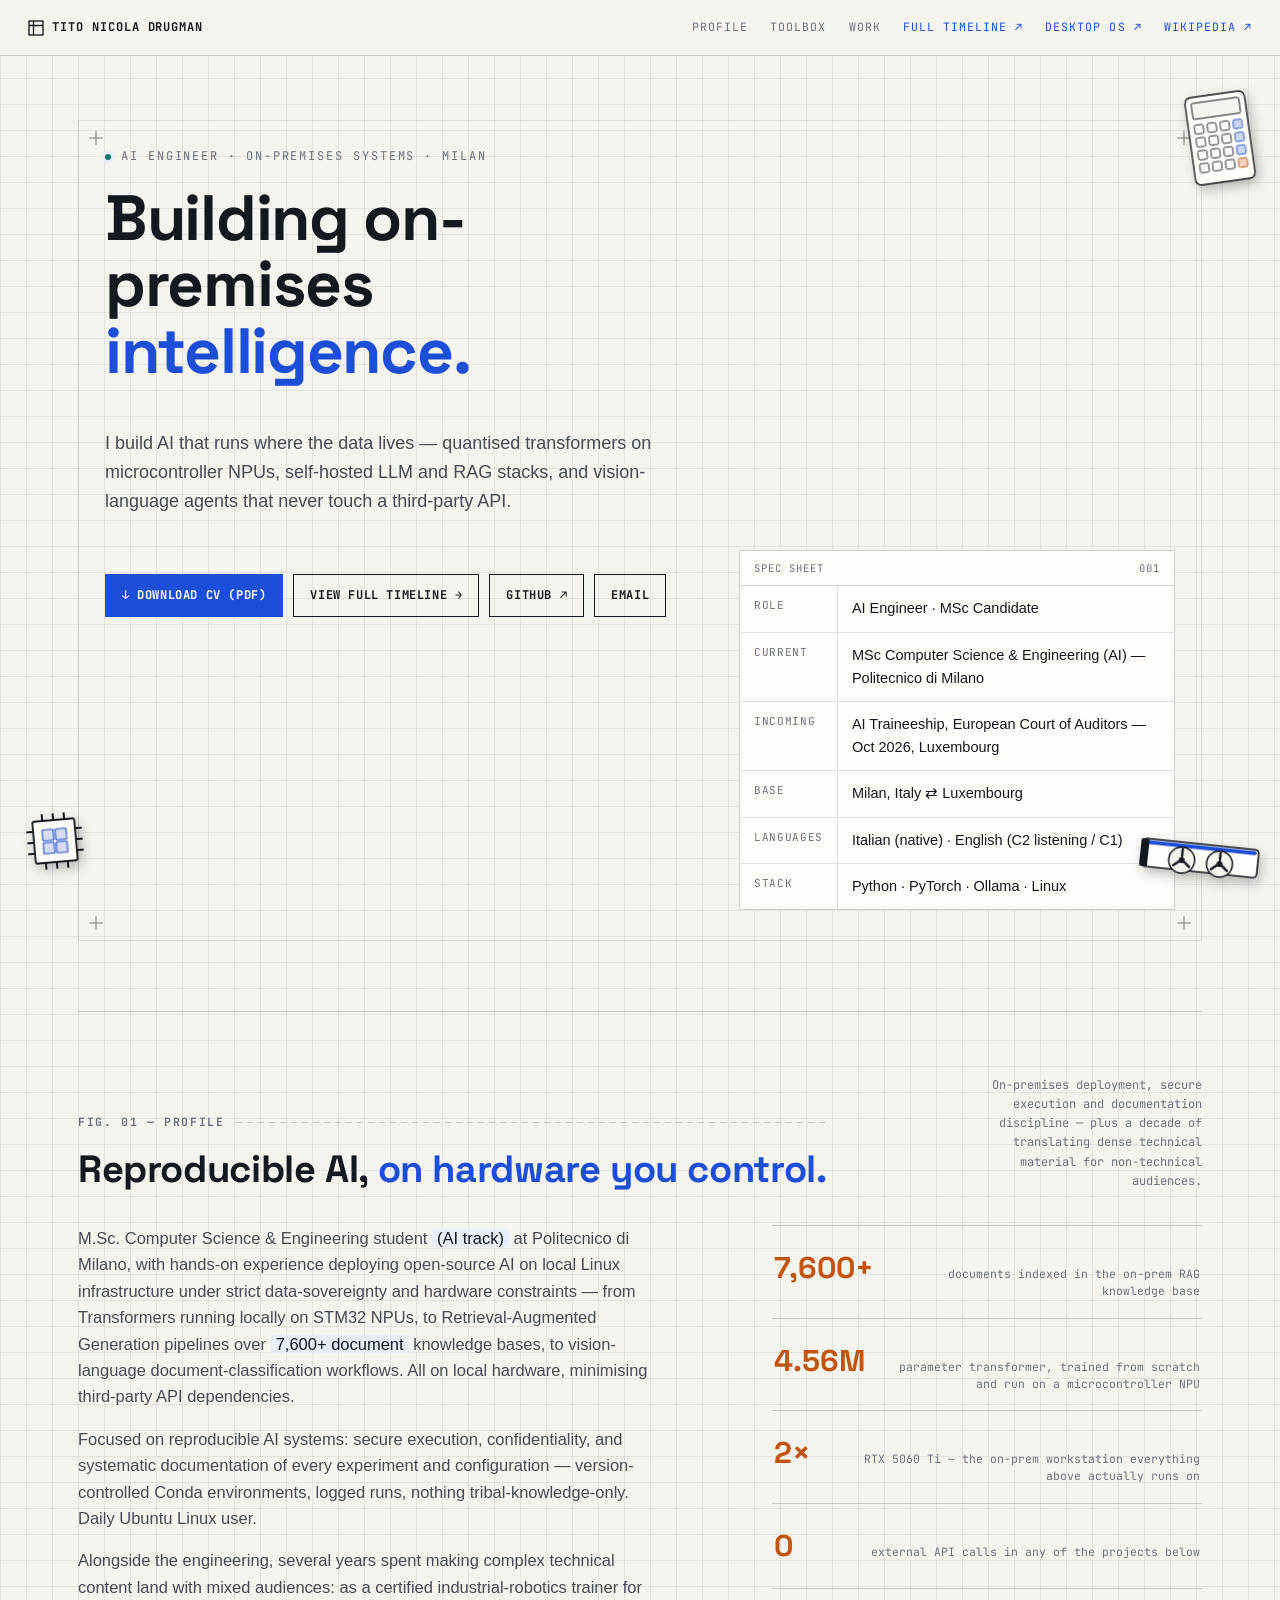
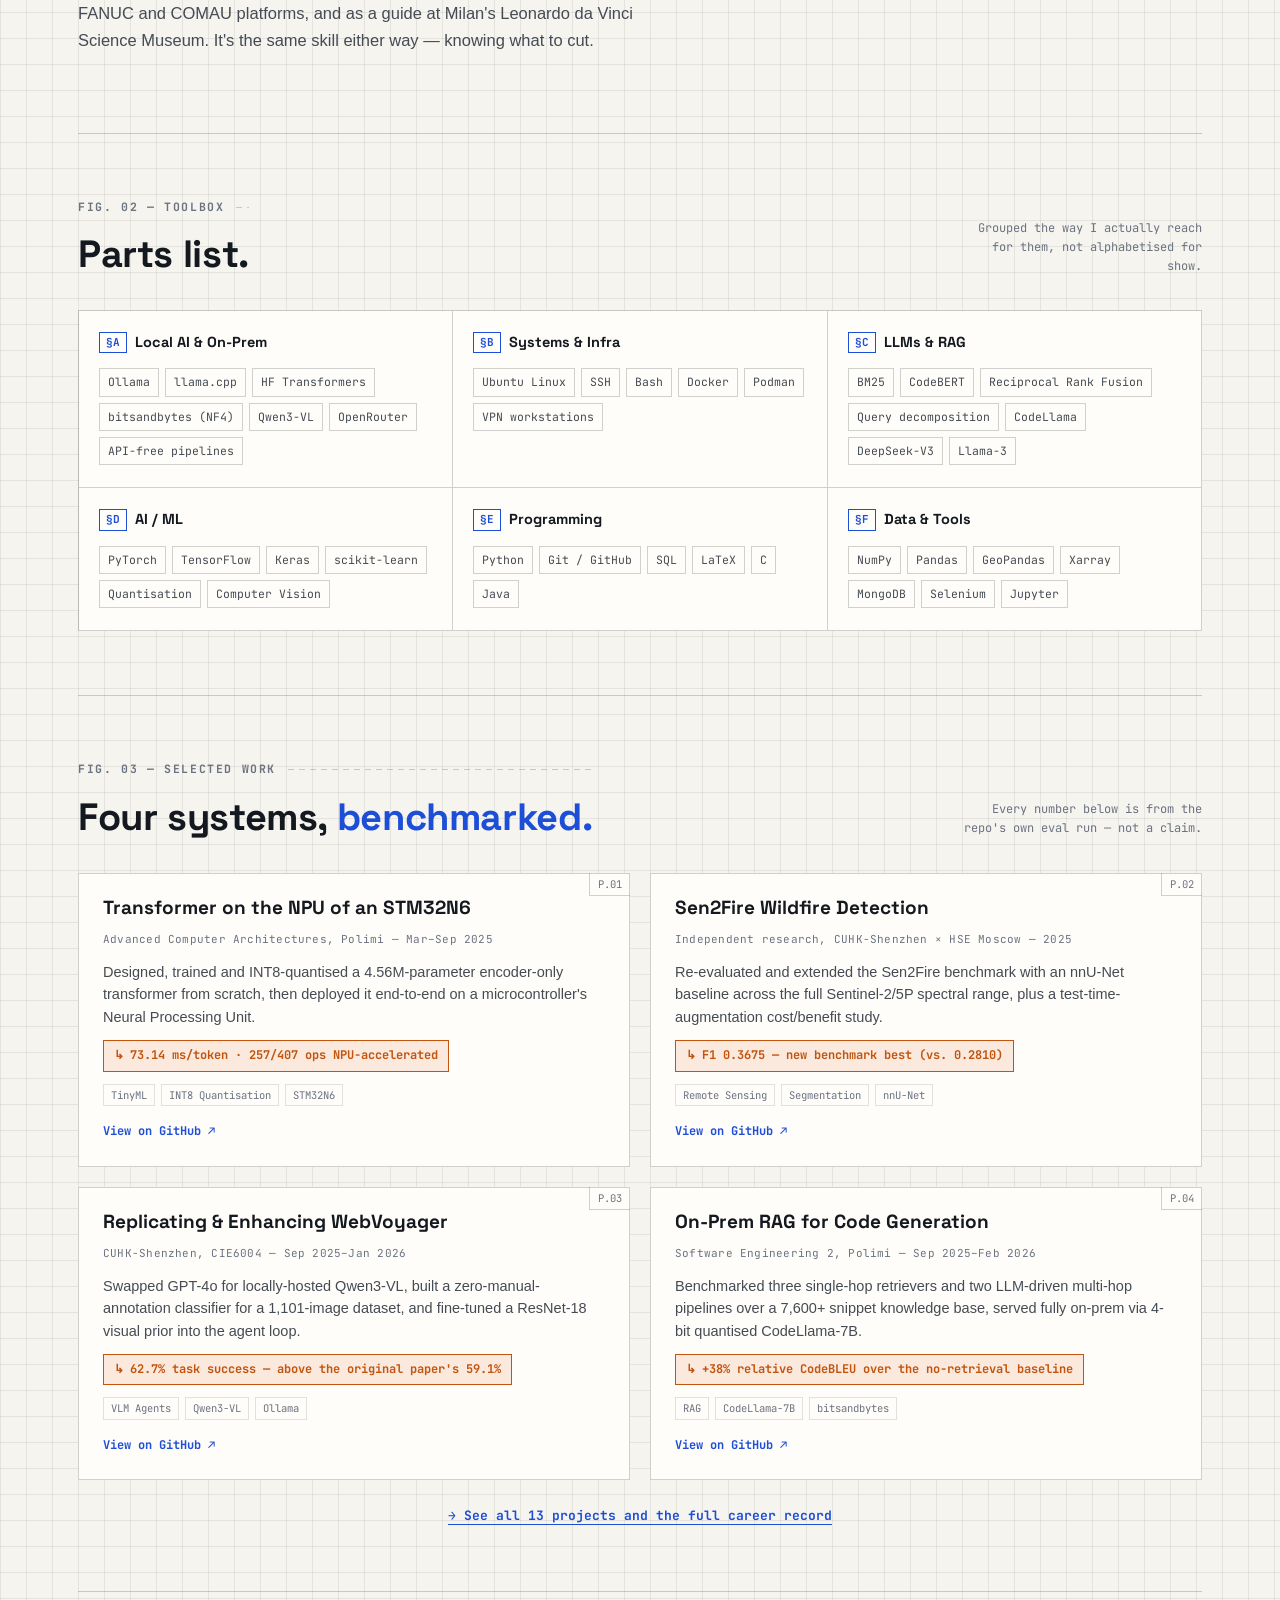
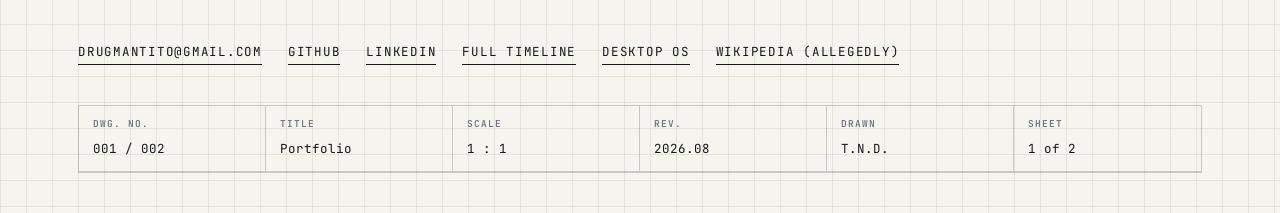
<file: classic.html>
<!DOCTYPE html>
<html lang="en">
<head>
<meta charset="UTF-8" />
<meta name="viewport" content="width=device-width, initial-scale=1.0" />
<title>Tito Nicola Drugman — AI Engineer</title>
<meta name="description" content="Tito Nicola Drugman — AI/ML engineer building on-premises, constrained AI systems: quantised transformers on microcontrollers, local LLM + RAG stacks and vision-language web agents.">
<link rel="icon" href="/favicon.svg" type="image/svg+xml">
<link rel="icon" href="/favicon.ico" sizes="32x32">
<link rel="apple-touch-icon" href="/apple-touch-icon.png">
<meta name="theme-color" content="#f6f4ef" media="(prefers-color-scheme: light)">
<meta name="theme-color" content="#0b1220" media="(prefers-color-scheme: dark)">
<link rel="preconnect" href="https://fonts.googleapis.com">
<link rel="preconnect" href="https://fonts.gstatic.com" crossorigin>
<link href="https://fonts.googleapis.com/css2?family=Space+Grotesk:wght@500;700&family=JetBrains+Mono:wght@400;500;700&display=swap" rel="stylesheet">
<style>
  :root{
    --paper:#f6f4ef;
    --paper-line:rgba(22,26,32,.08);
    --paper-line-strong:rgba(22,26,32,.18);
    --ink:#14181f;
    --ink-soft:#454b54;
    --muted:#6b7280;
    --blue:#1d4ed8;
    --blue-soft:#e7edfc;
    --rust:#c2540e;
    --rust-soft:#fbe9dd;
    --teal:#0f766e;
    --violet:#6d28d9;
    --card:#fffdf9;
    --border:rgba(22,26,32,.2);
    --border-soft:rgba(22,26,32,.12);
  }
  @media (prefers-color-scheme: dark){
    :root{
      --paper:#0b1220;
      --paper-line:rgba(140,180,255,.075);
      --paper-line-strong:rgba(140,180,255,.16);
      --ink:#eef2f9;
      --ink-soft:#c3cad6;
      --muted:#8b93a3;
      --blue:#6ea8fe;
      --blue-soft:rgba(110,168,254,.13);
      --rust:#f0955a;
      --rust-soft:rgba(240,149,90,.13);
      --teal:#4fd1c5;
      --violet:#b794f6;
      --card:#0f1726;
      --border:rgba(140,180,255,.28);
      --border-soft:rgba(140,180,255,.16);
    }
  }
  *{margin:0;padding:0;box-sizing:border-box}
  html{scroll-behavior:smooth}
  body{
    background:var(--paper);
    color:var(--ink);
    font-family:-apple-system,BlinkMacSystemFont,"Segoe UI",Roboto,Helvetica,Arial,sans-serif;
    font-size:16px;
    line-height:1.6;
    background-image:
      linear-gradient(var(--paper-line) 1px, transparent 1px),
      linear-gradient(90deg, var(--paper-line) 1px, transparent 1px);
    background-size:26px 26px;
  }
  a{color:var(--blue)}
  .mono{font-family:'JetBrains Mono',ui-monospace,Menlo,monospace}
  .disp{font-family:'Space Grotesk',-apple-system,sans-serif}
  ::selection{background:var(--blue);color:var(--paper)}

  .skip-link{position:absolute;left:-9999px;top:0;background:var(--ink);color:var(--paper);padding:10px 16px;z-index:200;font-family:'JetBrains Mono',monospace;font-size:13px}
  .skip-link:focus{left:12px;top:12px}

  /* ---------- reveal ---------- */
  .reveal{opacity:0;transform:translateY(18px);transition:opacity .6s cubic-bezier(.2,.7,.2,1), transform .6s cubic-bezier(.2,.7,.2,1);transition-delay:calc(var(--i,0) * 70ms)}
  .reveal.is-visible{opacity:1;transform:none}
  @media (prefers-reduced-motion: reduce){
    .reveal{opacity:1!important;transform:none!important;transition:none!important}
  }

  /* ---------- registration marks / crosshairs ---------- */
  .reg{position:absolute;width:14px;height:14px;pointer-events:none;opacity:.55}
  .reg::before,.reg::after{content:"";position:absolute;background:var(--ink)}
  .reg::before{left:50%;top:0;width:1px;height:100%;transform:translateX(-50%)}
  .reg::after{top:50%;left:0;height:1px;width:100%;transform:translateY(-50%)}
  .reg--tl{top:10px;left:10px}
  .reg--tr{top:10px;right:10px}
  .reg--bl{bottom:10px;left:10px}
  .reg--br{bottom:10px;right:10px}

  /* ---------- topbar ---------- */
  .topbar{
    position:sticky;top:0;z-index:50;
    display:flex;align-items:center;gap:18px;
    padding:14px 28px;
    background:var(--paper);
    border-bottom:1px solid var(--border);
    backdrop-filter:none;
  }
  .topbar__mark{
    display:flex;align-items:center;gap:8px;white-space:nowrap;
    font-family:'JetBrains Mono',monospace;font-size:12px;font-weight:700;
    letter-spacing:.08em;text-transform:uppercase;text-decoration:none;color:var(--ink);
  }
  .topbar__mark svg{flex:none}
  .topbar__nav{display:flex;gap:22px;margin-left:auto;font-family:'JetBrains Mono',monospace;font-size:11.5px;text-transform:uppercase;letter-spacing:.09em}
  .topbar__nav a{color:var(--muted);text-decoration:none;padding:4px 0;border-bottom:1px solid transparent;transition:color .18s,border-color .18s;white-space:nowrap}
  .topbar__nav a:hover{color:var(--ink);border-color:var(--ink)}
  .topbar__nav a.ext{color:var(--blue)}
  @media (max-width:760px){
    .topbar{padding:12px 16px;gap:6px;flex-wrap:wrap;row-gap:8px}
    .topbar__mark{font-size:11px}
    .topbar__nav{flex-basis:100%;margin-left:0;gap:12px;font-size:10.5px;overflow-x:auto;-webkit-overflow-scrolling:touch;mask-image:linear-gradient(90deg,#000 88%,transparent)}
  }

  main{max-width:1180px;margin:0 auto;padding:0 28px}
  @media (max-width:760px){ main{padding:0 16px} }

  .fig-label{
    display:flex;align-items:center;gap:12px;
    font-family:'JetBrains Mono',monospace;font-size:11.5px;font-weight:700;
    text-transform:uppercase;letter-spacing:.14em;color:var(--muted);
    margin-bottom:18px;
  }
  .fig-label::after{content:"";flex:1;height:1px;background:repeating-linear-gradient(90deg,var(--border) 0 6px,transparent 6px 11px)}

  /* ---------- hero ---------- */
  .hero{
    position:relative;
    padding:64px 0 70px;
    border-bottom:1px solid var(--border);
  }
  .hero__frame{position:relative;padding:26px 26px 30px;border:1px solid var(--border-soft)}
  .hero__eyebrow{font-family:'JetBrains Mono',monospace;font-size:12px;letter-spacing:.16em;text-transform:uppercase;color:var(--muted);margin-bottom:18px;display:flex;align-items:center;gap:10px}
  .hero__eyebrow .dot{width:6px;height:6px;border-radius:50%;background:var(--teal);box-shadow:0 0 0 3px var(--blue-soft)}
  .hero__title{
    font-family:'Space Grotesk',sans-serif;font-weight:700;
    font-size:clamp(34px,6vw,64px);line-height:1.04;letter-spacing:-.02em;
    max-width:15ch;
  }
  .hero__title em{font-style:normal;color:var(--blue)}
  .hero__rule{width:0;height:1px;background:var(--ink);margin:22px 0;transition:width .9s cubic-bezier(.2,.7,.2,1) .1s}
  .reveal.is-visible .hero__rule{width:min(420px,100%)}
  @media (prefers-reduced-motion:reduce){ .hero__rule{width:min(420px,100%)} }
  .hero__lede{font-size:18px;line-height:1.6;color:var(--ink-soft);max-width:56ch;margin-bottom:10px}
  .hero__grid{display:grid;grid-template-columns:1.15fr .85fr;gap:44px;align-items:start;margin-top:34px}
  @media (max-width:900px){ .hero__grid{grid-template-columns:1fr;gap:30px} }

  .spec{border:1px solid var(--border);background:var(--card)}
  .spec__head{display:flex;justify-content:space-between;align-items:center;padding:9px 14px;border-bottom:1px solid var(--border);font-family:'JetBrains Mono',monospace;font-size:10.5px;letter-spacing:.1em;text-transform:uppercase;color:var(--muted)}
  .spec dl{display:grid;grid-template-columns:auto 1fr;margin:0}
  .spec dt{padding:11px 14px;border-bottom:1px solid var(--border-soft);border-right:1px solid var(--border-soft);font-family:'JetBrains Mono',monospace;font-size:11px;letter-spacing:.06em;text-transform:uppercase;color:var(--muted);white-space:nowrap}
  .spec dd{padding:11px 14px;border-bottom:1px solid var(--border-soft);font-size:14.5px;color:var(--ink)}
  .spec dl > dt:last-of-type, .spec dl > dd:last-of-type{border-bottom:none}

  .hero__cta{display:flex;flex-wrap:wrap;gap:10px;margin-top:24px}
  .btn{
    font-family:'JetBrains Mono',monospace;font-size:12px;font-weight:700;letter-spacing:.05em;text-transform:uppercase;
    padding:11px 16px;border:1px solid var(--ink);color:var(--ink);text-decoration:none;
    display:inline-flex;align-items:center;gap:8px;transition:background .16s,color .16s;
  }
  .btn:hover{background:var(--ink);color:var(--paper)}
  .btn--solid{background:var(--blue);border-color:var(--blue);color:#fff}
  .btn--solid:hover{background:var(--ink);border-color:var(--ink)}

  .hero__diagram{position:absolute;right:10px;top:18px;width:220px;height:150px;opacity:.85;pointer-events:none}
  @media (max-width:1050px){ .hero__diagram{display:none} }
  .hero__diagram path{fill:none;stroke:var(--blue);stroke-width:1.4;stroke-dasharray:340;stroke-dashoffset:340;transition:stroke-dashoffset 1.6s cubic-bezier(.2,.7,.2,1) .2s}
  .hero__diagram circle{fill:var(--paper);stroke:var(--blue);stroke-width:1.4;opacity:0;transition:opacity .5s ease .9s}
  .reveal.is-visible .hero__diagram path{stroke-dashoffset:0}
  .reveal.is-visible .hero__diagram circle{opacity:1}
  @media (prefers-reduced-motion:reduce){
    .hero__diagram path{stroke-dashoffset:0}
    .hero__diagram circle{opacity:1}
  }

  .coord-readout{
    position:absolute;pointer-events:none;z-index:5;
    font-family:'JetBrains Mono',monospace;font-size:10.5px;color:var(--blue);
    background:var(--paper);border:1px solid var(--border);padding:2px 6px;
    transform:translate(12px,-26px);opacity:0;transition:opacity .15s;white-space:nowrap;
  }
  .coord-readout.is-active{opacity:.9}

  /* ---------- sections ---------- */
  section{padding:64px 0;border-bottom:1px solid var(--border)}
  .section-head{display:flex;justify-content:space-between;align-items:flex-end;gap:24px;margin-bottom:34px;flex-wrap:wrap}
  h2{font-family:'Space Grotesk',sans-serif;font-weight:700;font-size:clamp(26px,3.6vw,38px);letter-spacing:-.01em;line-height:1.1}
  h2 em{font-style:normal;color:var(--blue)}
  .section-sub{font-family:'JetBrains Mono',monospace;font-size:12px;color:var(--muted);max-width:34ch;line-height:1.6;text-align:right}
  @media (max-width:760px){ .section-sub{text-align:left} }

  /* ---------- about ---------- */
  .about__grid{display:grid;grid-template-columns:1.5fr 1fr;gap:50px}
  @media (max-width:860px){ .about__grid{grid-template-columns:1fr;gap:30px} }
  .about__grid p{font-size:16.5px;color:var(--ink-soft);margin-bottom:16px;max-width:64ch}
  .about__grid p .hi{background:var(--blue-soft);padding:0 5px;color:var(--ink)}
  .stat-list{display:flex;flex-direction:column;gap:0;border-top:1px solid var(--border)}
  .stat{display:flex;align-items:baseline;justify-content:space-between;gap:16px;padding:18px 2px;border-bottom:1px solid var(--border)}
  .stat__num{font-family:'Space Grotesk',sans-serif;font-weight:700;font-size:30px;color:var(--rust);white-space:nowrap}
  .stat__lbl{font-family:'JetBrains Mono',monospace;font-size:11.5px;color:var(--muted);text-align:right;line-height:1.5}

  /* ---------- skills ---------- */
  .skills-grid{display:grid;grid-template-columns:repeat(3,1fr);gap:0;border-top:1px solid var(--border);border-left:1px solid var(--border)}
  @media (max-width:860px){ .skills-grid{grid-template-columns:repeat(2,1fr)} }
  @media (max-width:560px){ .skills-grid{grid-template-columns:1fr} }
  .skill-panel{border-right:1px solid var(--border);border-bottom:1px solid var(--border);padding:20px 20px 22px;background:var(--card)}
  .skill-panel__head{display:flex;align-items:center;gap:8px;margin-bottom:14px}
  .skill-panel__code{font-family:'JetBrains Mono',monospace;font-size:11px;font-weight:700;color:var(--blue);border:1px solid var(--blue);padding:1px 6px}
  .skill-panel__title{font-family:'Space Grotesk',sans-serif;font-weight:700;font-size:14.5px}
  .chip-row{display:flex;flex-wrap:wrap;gap:6px}
  .chip{font-family:'JetBrains Mono',monospace;font-size:11.5px;padding:4px 8px;border:1px solid var(--border);color:var(--ink-soft);background:transparent}

  /* ---------- work ---------- */
  .work-grid{display:grid;grid-template-columns:repeat(2,1fr);gap:20px}
  @media (max-width:760px){ .work-grid{grid-template-columns:1fr} }
  .wcard{border:1px solid var(--border);background:var(--card);padding:22px 24px 24px;display:flex;flex-direction:column;gap:12px;position:relative}
  .wcard__num{position:absolute;top:-1px;right:-1px;font-family:'JetBrains Mono',monospace;font-size:10.5px;color:var(--muted);border:1px solid var(--border);border-top:none;border-right:none;padding:3px 8px}
  .wcard__title{font-family:'Space Grotesk',sans-serif;font-weight:700;font-size:19px;line-height:1.25;max-width:88%}
  .wcard__meta{font-family:'JetBrains Mono',monospace;font-size:11px;color:var(--muted);letter-spacing:.02em}
  .wcard__summary{font-size:14.5px;color:var(--ink-soft);line-height:1.55}
  .wcard__metric{
    display:inline-flex;align-items:center;gap:6px;align-self:flex-start;
    font-family:'JetBrains Mono',monospace;font-size:12px;font-weight:700;color:var(--rust);
    background:var(--rust-soft);border:1px solid var(--rust);padding:5px 10px;
  }
  .wcard__metric::before{content:"↳"}
  .wcard__tags{display:flex;flex-wrap:wrap;gap:6px}
  .wcard__tags span{font-family:'JetBrains Mono',monospace;font-size:10.5px;color:var(--muted);border:1px solid var(--border-soft);padding:2px 7px}
  .wcard__link{font-family:'JetBrains Mono',monospace;font-size:12px;font-weight:700;color:var(--blue);text-decoration:none;margin-top:auto;padding-top:4px}
  .wcard__link:hover{text-decoration:underline}
  .work-more{margin-top:26px;text-align:center;font-family:'JetBrains Mono',monospace;font-size:13px}
  .work-more a{color:var(--blue);font-weight:700;text-decoration:none;border-bottom:1px solid var(--blue)}

  /* ---------- footer / title block ---------- */
  footer{padding:50px 0 40px}
  .foot-links{display:flex;flex-wrap:wrap;gap:26px;margin-bottom:40px;font-family:'JetBrains Mono',monospace;font-size:12.5px;text-transform:uppercase;letter-spacing:.06em}
  .foot-links a{color:var(--ink);text-decoration:none;border-bottom:1px solid var(--border-strong,var(--ink));padding-bottom:2px}
  .foot-links a:hover{color:var(--blue);border-color:var(--blue)}
  .title-block{border:1px solid var(--border);display:flex;flex-wrap:wrap}
  .title-block__cell{flex:1 1 140px;padding:10px 14px;border-right:1px solid var(--border);border-bottom:1px solid var(--border)}
  .title-block__cell:last-child{border-right:none}
  .title-block__cell b{display:block;font-family:'JetBrains Mono',monospace;font-size:9.5px;letter-spacing:.1em;text-transform:uppercase;color:var(--muted);margin-bottom:4px;font-weight:600}
  .title-block__cell span{font-family:'JetBrains Mono',monospace;font-size:12.5px;color:var(--ink)}

  /* ---------- desk props (draggable, float, throw) ---------- */
  .desk-props{position:fixed;inset:0;pointer-events:none;z-index:40}
  .desk-prop{position:absolute;pointer-events:auto;cursor:grab;touch-action:none;filter:drop-shadow(3px 5px 6px rgba(20,26,32,.28));transition:filter .2s ease}
  .desk-prop:active,.desk-prop.is-dragging{cursor:grabbing;filter:drop-shadow(6px 10px 12px rgba(20,26,32,.4))}
  .desk-prop svg{display:block}
  .desk-prop__float{animation:prop-float 4.6s ease-in-out infinite}
  .desk-prop--cpu .desk-prop__float{animation-duration:4.2s}
  .desk-prop--gpu .desk-prop__float{animation-duration:5.4s;animation-delay:-1.1s}
  .desk-prop--calc .desk-prop__float{animation-duration:4.9s;animation-delay:-2.3s}
  @keyframes prop-float{ 0%,100%{transform:translateY(0)} 50%{transform:translateY(-4px)} }
  .desk-prop.is-dragging .desk-prop__float, .desk-prop.is-throwing .desk-prop__float{animation-play-state:paused}
  .gpu-fan{animation:gpu-spin 1s linear infinite}
  @keyframes gpu-spin{ to{transform:rotate(360deg)} }
  @media (prefers-reduced-motion:reduce){ .gpu-fan{animation:none} }
  @media (prefers-color-scheme:dark){
    .desk-prop{filter:drop-shadow(3px 5px 6px rgba(0,0,0,.55))}
    .desk-prop:active,.desk-prop.is-dragging{filter:drop-shadow(6px 10px 14px rgba(0,0,0,.7))}
  }
  .desk-prop--cpu{left:20px;bottom:24px}
  .desk-prop--gpu{right:20px;bottom:20px}
  .desk-prop--calc{right:28px;top:92px}
  @media (max-width:1000px), (pointer:coarse){ .desk-props{display:none} }
  @media (prefers-reduced-motion:reduce){ .desk-prop{transition:none} .desk-prop__float{animation:none} }
</style>
</head>
<body>

<a class="skip-link" href="#main">Skip to content</a>

<div class="desk-props" aria-hidden="true">
  <div class="desk-prop desk-prop--cpu" data-id="cpu" data-tilt="-5deg" style="transform:rotate(-5deg)">
    <div class="desk-prop__float"><svg viewBox="0 0 70 70" width="70" height="70" fill="none">
      <g stroke="var(--ink)" stroke-width="2" stroke-linecap="round">
        <line x1="8" y1="24" x2="14" y2="24"/><line x1="8" y1="35" x2="14" y2="35"/><line x1="8" y1="46" x2="14" y2="46"/>
        <line x1="56" y1="24" x2="62" y2="24"/><line x1="56" y1="35" x2="62" y2="35"/><line x1="56" y1="46" x2="62" y2="46"/>
        <line x1="24" y1="8" x2="24" y2="14"/><line x1="35" y1="8" x2="35" y2="14"/><line x1="46" y1="8" x2="46" y2="14"/>
        <line x1="24" y1="56" x2="24" y2="62"/><line x1="35" y1="56" x2="35" y2="62"/><line x1="46" y1="56" x2="46" y2="62"/>
      </g>
      <rect x="14" y="14" width="42" height="42" rx="2" fill="var(--card)" stroke="var(--ink)" stroke-width="1.8"/>
      <g fill="var(--blue)" fill-opacity=".18" stroke="var(--blue)" stroke-width="1.1">
        <rect x="23" y="23" width="11" height="11" rx="1"/>
        <rect x="36" y="23" width="11" height="11" rx="1"/>
        <rect x="23" y="36" width="11" height="11" rx="1"/>
        <rect x="36" y="36" width="11" height="11" rx="1"/>
      </g>
    </svg></div>
  </div>
  <div class="desk-prop desk-prop--gpu" data-id="gpu" data-tilt="6deg" style="transform:rotate(6deg)">
    <div class="desk-prop__float"><svg viewBox="0 0 120 44" width="120" height="44" fill="none">
      <rect x="2" y="8" width="116" height="28" rx="4" fill="var(--card)" stroke="var(--ink)" stroke-width="1.6"/>
      <rect x="4" y="9.5" width="112" height="4" rx="2" fill="var(--blue)"/>
      <rect x="0" y="8" width="8" height="28" rx="2" fill="var(--ink)"/>
      <g stroke="var(--ink)" stroke-width="1.5">
        <circle cx="42" cy="26" r="13" fill="var(--paper)"/>
        <g class="gpu-fan" style="transform-origin:42px 26px">
          <line x1="42" y1="22" x2="42" y2="15" stroke-width="2.4" stroke-linecap="round"/>
          <line x1="44.5" y1="27.5" x2="50" y2="32" stroke-width="2.4" stroke-linecap="round"/>
          <line x1="39.5" y1="27.5" x2="34" y2="32" stroke-width="2.4" stroke-linecap="round"/>
        </g>
        <circle cx="42" cy="26" r="3" fill="var(--ink)" stroke="none"/>
        <circle cx="80" cy="26" r="13" fill="var(--paper)"/>
        <g class="gpu-fan" style="transform-origin:80px 26px;animation-direction:reverse">
          <line x1="80" y1="22" x2="80" y2="15" stroke-width="2.4" stroke-linecap="round"/>
          <line x1="82.5" y1="27.5" x2="88" y2="32" stroke-width="2.4" stroke-linecap="round"/>
          <line x1="77.5" y1="27.5" x2="72" y2="32" stroke-width="2.4" stroke-linecap="round"/>
        </g>
        <circle cx="80" cy="26" r="3" fill="var(--ink)" stroke="none"/>
      </g>
    </svg></div>
  </div>
  <div class="desk-prop desk-prop--calc" data-id="calc" data-tilt="-8deg" style="transform:rotate(-8deg)">
    <div class="desk-prop__float"><svg viewBox="0 0 64 92" width="64" height="92" fill="none">
      <rect x="2" y="2" width="60" height="88" rx="6" fill="var(--card)" stroke="var(--ink)" stroke-width="1.3"/>
      <rect x="8" y="8" width="48" height="16" rx="1.5" fill="var(--paper)" stroke="var(--ink)" stroke-width="1"/>
      <g stroke="var(--ink)" stroke-width=".9">
        <rect x="8" y="30" width="9" height="9" rx="1.5" fill="var(--card)"/><rect x="21" y="30" width="9" height="9" rx="1.5" fill="var(--card)"/><rect x="34" y="30" width="9" height="9" rx="1.5" fill="var(--card)"/><rect x="47" y="30" width="9" height="9" rx="1.5" fill="var(--blue)" fill-opacity=".22" stroke="var(--blue)"/>
        <rect x="8" y="43" width="9" height="9" rx="1.5" fill="var(--card)"/><rect x="21" y="43" width="9" height="9" rx="1.5" fill="var(--card)"/><rect x="34" y="43" width="9" height="9" rx="1.5" fill="var(--card)"/><rect x="47" y="43" width="9" height="9" rx="1.5" fill="var(--blue)" fill-opacity=".22" stroke="var(--blue)"/>
        <rect x="8" y="56" width="9" height="9" rx="1.5" fill="var(--card)"/><rect x="21" y="56" width="9" height="9" rx="1.5" fill="var(--card)"/><rect x="34" y="56" width="9" height="9" rx="1.5" fill="var(--card)"/><rect x="47" y="56" width="9" height="9" rx="1.5" fill="var(--blue)" fill-opacity=".22" stroke="var(--blue)"/>
        <rect x="8" y="69" width="9" height="9" rx="1.5" fill="var(--card)"/><rect x="21" y="69" width="9" height="9" rx="1.5" fill="var(--card)"/><rect x="34" y="69" width="9" height="9" rx="1.5" fill="var(--card)"/><rect x="47" y="69" width="9" height="9" rx="1.5" fill="var(--rust)" fill-opacity=".25" stroke="var(--rust)"/>
      </g>
    </svg></div>
  </div>
</div>

<header class="topbar">
  <a class="topbar__mark" href="#top">
    <svg width="16" height="16" viewBox="0 0 16 16" fill="none" stroke="currentColor" stroke-width="1.3"><rect x="1" y="1" width="14" height="14"/><path d="M1 5.5h14M5.5 1v14"/></svg>
    Tito Nicola Drugman
  </a>
  <nav class="topbar__nav" aria-label="Section navigation">
    <a href="#about">Profile</a>
    <a href="#skills">Toolbox</a>
    <a href="#work">Work</a>
    <a href="timeline.html" class="ext">Full timeline ↗</a>
    <a href="index.html" class="ext">Desktop OS ↗</a>
    <a href="wikipedia/index.html" class="ext">Wikipedia ↗</a>
  </nav>
</header>

<main id="main">

  <!-- ============ HERO ============ -->
  <section class="hero" id="top">
    <div class="hero__frame">
      <span class="reg reg--tl" aria-hidden="true"></span>
      <span class="reg reg--tr" aria-hidden="true"></span>

      <svg class="hero__diagram" viewBox="0 0 220 150" aria-hidden="true">
        <path d="M14 40 L78 22 M14 40 L78 78 M14 40 L78 120 M78 22 L150 55 M78 78 L150 55 M78 78 L150 110 M78 120 L150 110 M150 55 L206 40 M150 55 L206 75 M150 110 L206 95 M150 110 L206 120"/>
        <circle cx="14" cy="40" r="4"/><circle cx="78" cy="22" r="4"/><circle cx="78" cy="78" r="4"/><circle cx="78" cy="120" r="4"/>
        <circle cx="150" cy="55" r="4"/><circle cx="150" cy="110" r="4"/>
        <circle cx="206" cy="40" r="4"/><circle cx="206" cy="75" r="4"/><circle cx="206" cy="95" r="4"/><circle cx="206" cy="120" r="4"/>
      </svg>

      <div class="hero__eyebrow reveal"><span class="dot"></span>AI Engineer · On-Premises Systems · Milan</div>

      <h1 class="hero__title reveal" style="--i:1">Building on-premises <em>intelligence.</em></h1>

      <div class="hero__rule reveal" style="--i:2"></div>

      <p class="hero__lede reveal" style="--i:2">
        I build AI that runs where the data lives — quantised transformers on microcontroller NPUs, self-hosted LLM and RAG stacks, and vision-language agents that never touch a third-party API.
      </p>

      <div class="hero__grid">
        <div class="hero__cta reveal" style="--i:3">
          <a class="btn btn--solid" href="assets/cv/cv_TitoNicolaDrugman.pdf" download>↓ Download CV (PDF)</a>
          <a class="btn" href="timeline.html">View full timeline →</a>
          <a class="btn" href="https://github.com/TitoNicolaDrugman" target="_blank" rel="noopener">GitHub ↗</a>
          <a class="btn" href="mailto:drugmantito@gmail.com">Email</a>
        </div>

        <aside class="spec reveal" style="--i:3">
          <div class="spec__head"><span>Spec sheet</span><span>001</span></div>
          <dl>
            <dt>Role</dt><dd>AI Engineer · MSc Candidate</dd>
            <dt>Current</dt><dd>MSc Computer Science &amp; Engineering (AI) — Politecnico di Milano</dd>
            <dt>Incoming</dt><dd>AI Traineeship, European Court of Auditors — Oct 2026, Luxembourg</dd>
            <dt>Base</dt><dd>Milan, Italy ⇄ Luxembourg</dd>
            <dt>Languages</dt><dd>Italian (native) · English (C2 listening / C1)</dd>
            <dt>Stack</dt><dd>Python · PyTorch · Ollama · Linux</dd>
          </dl>
        </aside>
      </div>

      <span class="reg reg--bl" aria-hidden="true"></span>
      <span class="reg reg--br" aria-hidden="true"></span>
    </div>
  </section>

  <!-- ============ ABOUT ============ -->
  <section id="about">
    <div class="section-head">
      <div>
        <p class="fig-label reveal">Fig. 01 — Profile</p>
        <h2 class="reveal" style="--i:1">Reproducible AI, <em>on hardware you control.</em></h2>
      </div>
      <p class="section-sub reveal" style="--i:1">On-premises deployment, secure execution and documentation discipline — plus a decade of translating dense technical material for non-technical audiences.</p>
    </div>

    <div class="about__grid">
      <div>
        <p class="reveal" style="--i:2">M.Sc. Computer Science &amp; Engineering student <span class="hi">(AI track)</span> at Politecnico di Milano, with hands-on experience deploying open-source AI on local Linux infrastructure under strict data-sovereignty and hardware constraints — from Transformers running locally on STM32 NPUs, to Retrieval-Augmented Generation pipelines over <span class="hi">7,600+ document</span> knowledge bases, to vision-language document-classification workflows. All on local hardware, minimising third-party API dependencies.</p>
        <p class="reveal" style="--i:3">Focused on reproducible AI systems: secure execution, confidentiality, and systematic documentation of every experiment and configuration — version-controlled Conda environments, logged runs, nothing tribal-knowledge-only. Daily Ubuntu Linux user.</p>
        <p class="reveal" style="--i:4">Alongside the engineering, several years spent making complex technical content land with mixed audiences: as a certified industrial-robotics trainer for FANUC and COMAU platforms, and as a guide at Milan's Leonardo da Vinci Science Museum. It's the same skill either way — knowing what to cut.</p>
      </div>
      <div class="stat-list">
        <div class="stat reveal" style="--i:2"><span class="stat__num">7,600+</span><span class="stat__lbl">documents indexed in the on-prem RAG knowledge base</span></div>
        <div class="stat reveal" style="--i:3"><span class="stat__num">4.56M</span><span class="stat__lbl">parameter transformer, trained from scratch and run on a microcontroller NPU</span></div>
        <div class="stat reveal" style="--i:4"><span class="stat__num">2×</span><span class="stat__lbl">RTX 5060 Ti — the on-prem workstation everything above actually runs on</span></div>
        <div class="stat reveal" style="--i:5"><span class="stat__num">0</span><span class="stat__lbl">external API calls in any of the projects below</span></div>
      </div>
    </div>
  </section>

  <!-- ============ SKILLS ============ -->
  <section id="skills">
    <div class="section-head">
      <div>
        <p class="fig-label reveal">Fig. 02 — Toolbox</p>
        <h2 class="reveal" style="--i:1">Parts list.</h2>
      </div>
      <p class="section-sub reveal" style="--i:1">Grouped the way I actually reach for them, not alphabetised for show.</p>
    </div>

    <div class="skills-grid">
      <div class="skill-panel reveal">
        <div class="skill-panel__head"><span class="skill-panel__code">§A</span><span class="skill-panel__title">Local AI &amp; On-Prem</span></div>
        <div class="chip-row">
          <span class="chip">Ollama</span><span class="chip">llama.cpp</span><span class="chip">HF Transformers</span><span class="chip">bitsandbytes (NF4)</span><span class="chip">Qwen3-VL</span><span class="chip">OpenRouter</span><span class="chip">API-free pipelines</span>
        </div>
      </div>
      <div class="skill-panel reveal" style="--i:1">
        <div class="skill-panel__head"><span class="skill-panel__code">§B</span><span class="skill-panel__title">Systems &amp; Infra</span></div>
        <div class="chip-row">
          <span class="chip">Ubuntu Linux</span><span class="chip">SSH</span><span class="chip">Bash</span><span class="chip">Docker</span><span class="chip">Podman</span><span class="chip">VPN workstations</span>
        </div>
      </div>
      <div class="skill-panel reveal" style="--i:2">
        <div class="skill-panel__head"><span class="skill-panel__code">§C</span><span class="skill-panel__title">LLMs &amp; RAG</span></div>
        <div class="chip-row">
          <span class="chip">BM25</span><span class="chip">CodeBERT</span><span class="chip">Reciprocal Rank Fusion</span><span class="chip">Query decomposition</span><span class="chip">CodeLlama</span><span class="chip">DeepSeek-V3</span><span class="chip">Llama-3</span>
        </div>
      </div>
      <div class="skill-panel reveal">
        <div class="skill-panel__head"><span class="skill-panel__code">§D</span><span class="skill-panel__title">AI / ML</span></div>
        <div class="chip-row">
          <span class="chip">PyTorch</span><span class="chip">TensorFlow</span><span class="chip">Keras</span><span class="chip">scikit-learn</span><span class="chip">Quantisation</span><span class="chip">Computer Vision</span>
        </div>
      </div>
      <div class="skill-panel reveal" style="--i:1">
        <div class="skill-panel__head"><span class="skill-panel__code">§E</span><span class="skill-panel__title">Programming</span></div>
        <div class="chip-row">
          <span class="chip">Python</span><span class="chip">Git / GitHub</span><span class="chip">SQL</span><span class="chip">LaTeX</span><span class="chip">C</span><span class="chip">Java</span>
        </div>
      </div>
      <div class="skill-panel reveal" style="--i:2">
        <div class="skill-panel__head"><span class="skill-panel__code">§F</span><span class="skill-panel__title">Data &amp; Tools</span></div>
        <div class="chip-row">
          <span class="chip">NumPy</span><span class="chip">Pandas</span><span class="chip">GeoPandas</span><span class="chip">Xarray</span><span class="chip">MongoDB</span><span class="chip">Selenium</span><span class="chip">Jupyter</span>
        </div>
      </div>
    </div>
  </section>

  <!-- ============ SELECTED WORK ============ -->
  <section id="work">
    <div class="section-head">
      <div>
        <p class="fig-label reveal">Fig. 03 — Selected work</p>
        <h2 class="reveal" style="--i:1">Four systems, <em>benchmarked.</em></h2>
      </div>
      <p class="section-sub reveal" style="--i:1">Every number below is from the repo's own eval run — not a claim.</p>
    </div>

    <div class="work-grid">
      <article class="wcard reveal">
        <span class="wcard__num">P.01</span>
        <h3 class="wcard__title">Transformer on the NPU of an STM32N6</h3>
        <p class="wcard__meta">Advanced Computer Architectures, Polimi — Mar–Sep 2025</p>
        <p class="wcard__summary">Designed, trained and INT8-quantised a 4.56M-parameter encoder-only transformer from scratch, then deployed it end-to-end on a microcontroller's Neural Processing Unit.</p>
        <span class="wcard__metric">73.14 ms/token · 257/407 ops NPU-accelerated</span>
        <div class="wcard__tags"><span>TinyML</span><span>INT8 Quantisation</span><span>STM32N6</span></div>
        <a class="wcard__link" href="https://github.com/TitoNicolaDrugman/Transformer-NPU-STM32N6" target="_blank" rel="noopener">View on GitHub ↗</a>
      </article>

      <article class="wcard reveal" style="--i:1">
        <span class="wcard__num">P.02</span>
        <h3 class="wcard__title">Sen2Fire Wildfire Detection</h3>
        <p class="wcard__meta">Independent research, CUHK-Shenzhen × HSE Moscow — 2025</p>
        <p class="wcard__summary">Re-evaluated and extended the Sen2Fire benchmark with an nnU-Net baseline across the full Sentinel-2/5P spectral range, plus a test-time-augmentation cost/benefit study.</p>
        <span class="wcard__metric">F1 0.3675 — new benchmark best (vs. 0.2810)</span>
        <div class="wcard__tags"><span>Remote Sensing</span><span>Segmentation</span><span>nnU-Net</span></div>
        <a class="wcard__link" href="https://github.com/TitoNicolaDrugman/Sen2Fire-Wildfire-Detection" target="_blank" rel="noopener">View on GitHub ↗</a>
      </article>

      <article class="wcard reveal" style="--i:2">
        <span class="wcard__num">P.03</span>
        <h3 class="wcard__title">Replicating &amp; Enhancing WebVoyager</h3>
        <p class="wcard__meta">CUHK-Shenzhen, CIE6004 — Sep 2025–Jan 2026</p>
        <p class="wcard__summary">Swapped GPT-4o for locally-hosted Qwen3-VL, built a zero-manual-annotation classifier for a 1,101-image dataset, and fine-tuned a ResNet-18 visual prior into the agent loop.</p>
        <span class="wcard__metric">62.7% task success — above the original paper's 59.1%</span>
        <div class="wcard__tags"><span>VLM Agents</span><span>Qwen3-VL</span><span>Ollama</span></div>
        <a class="wcard__link" href="https://github.com/TitoNicolaDrugman/LLMsWebAgent" target="_blank" rel="noopener">View on GitHub ↗</a>
      </article>

      <article class="wcard reveal" style="--i:3">
        <span class="wcard__num">P.04</span>
        <h3 class="wcard__title">On-Prem RAG for Code Generation</h3>
        <p class="wcard__meta">Software Engineering 2, Polimi — Sep 2025–Feb 2026</p>
        <p class="wcard__summary">Benchmarked three single-hop retrievers and two LLM-driven multi-hop pipelines over a 7,600+ snippet knowledge base, served fully on-prem via 4-bit quantised CodeLlama-7B.</p>
        <span class="wcard__metric">+38% relative CodeBLEU over the no-retrieval baseline</span>
        <div class="wcard__tags"><span>RAG</span><span>CodeLlama-7B</span><span>bitsandbytes</span></div>
        <a class="wcard__link" href="https://github.com/TitoNicolaDrugman/RAG-Code-Generation" target="_blank" rel="noopener">View on GitHub ↗</a>
      </article>
    </div>

    <p class="work-more reveal"><a href="timeline.html#projects">→ See all 13 projects and the full career record</a></p>
  </section>

</main>

<footer>
  <div style="padding:0 28px;max-width:1180px;margin:0 auto">
    <div class="foot-links">
      <a href="mailto:drugmantito@gmail.com">drugmantito@gmail.com</a>
      <a href="https://github.com/TitoNicolaDrugman" target="_blank" rel="noopener">GitHub</a>
      <a href="https://linkedin.com/in/titonicoladrugman" target="_blank" rel="noopener">LinkedIn</a>
      <a href="timeline.html">Full timeline</a>
      <a href="index.html">Desktop OS</a>
      <a href="wikipedia/index.html">Wikipedia (allegedly)</a>
    </div>
    <div class="title-block">
      <div class="title-block__cell"><b>Dwg. no.</b><span>001 / 002</span></div>
      <div class="title-block__cell"><b>Title</b><span>Portfolio</span></div>
      <div class="title-block__cell"><b>Scale</b><span>1 : 1</span></div>
      <div class="title-block__cell"><b>Rev.</b><span>2026.08</span></div>
      <div class="title-block__cell"><b>Drawn</b><span>T.N.D.</span></div>
      <div class="title-block__cell"><b>Sheet</b><span>1 of 2</span></div>
    </div>
  </div>
</footer>

<script>
(function(){
  "use strict";
  var reduced = window.matchMedia("(prefers-reduced-motion: reduce)").matches;

  // reveal-on-scroll
  var els = document.querySelectorAll(".reveal");
  if (reduced || !("IntersectionObserver" in window)){
    els.forEach(function(el){ el.classList.add("is-visible"); });
  } else {
    var io = new IntersectionObserver(function(entries){
      entries.forEach(function(entry){
        if (!entry.isIntersecting) return;
        entry.target.classList.add("is-visible");
        io.unobserve(entry.target);
      });
    }, { threshold: 0.15, rootMargin: "0px 0px -8% 0px" });
    els.forEach(function(el){ io.observe(el); });
  }

  // CAD-style coordinate readout following the pointer inside the hero frame
  var coarse = window.matchMedia("(pointer: coarse)").matches;
  if (!reduced && !coarse){
    var frame = document.querySelector(".hero__frame");
    if (frame){
      var tag = document.createElement("div");
      tag.className = "coord-readout";
      frame.appendChild(tag);
      var raf = null;
      frame.addEventListener("mousemove", function(e){
        var rect = frame.getBoundingClientRect();
        var x = Math.round(e.clientX - rect.left);
        var y = Math.round(e.clientY - rect.top);
        if (raf) return;
        raf = requestAnimationFrame(function(){
          tag.style.left = x + "px";
          tag.style.top = y + "px";
          tag.textContent = "X:" + String(x).padStart(4, "0") + " Y:" + String(y).padStart(4, "0");
          tag.classList.add("is-active");
          raf = null;
        });
      });
      frame.addEventListener("mouseleave", function(){ tag.classList.remove("is-active"); });
    }
  }

  // draggable desk props (ruler / GPU / calculator) — float idly, throw with inertia,
  // position shared between classic.html and timeline.html via localStorage.
  var PROPS_KEY = "titoProps:v1";
  function loadPropPositions(){
    try { return JSON.parse(localStorage.getItem(PROPS_KEY)) || {}; } catch (err) { return {}; }
  }
  function savePropPosition(id, x, y){
    try {
      var all = loadPropPositions();
      all[id] = { x: x, y: y };
      localStorage.setItem(PROPS_KEY, JSON.stringify(all));
    } catch (err) {}
  }
  var storedPositions = loadPropPositions();
  var topbarEl = document.querySelector(".topbar");
  function topClear(){ return (topbarEl ? topbarEl.getBoundingClientRect().bottom : 0) + 8; }

  document.querySelectorAll(".desk-prop").forEach(function(el){
    var id = el.dataset.id;
    var tilt = el.dataset.tilt || "0deg";
    var curX = 0, curY = 0, startX = 0, startY = 0, baseLeft = 0, baseTop = 0, w = 0, h = 0;
    var dragging = false, rafId = null, samples = [];

    function apply(){ el.style.transform = "translate(" + curX + "px," + curY + "px) rotate(" + tilt + ")"; }
    function bounds(){
      return {
        minX: -baseLeft, maxX: window.innerWidth - baseLeft - w,
        minY: topClear() - baseTop, maxY: window.innerHeight - baseTop - h
      };
    }
    function stopMomentum(){
      if (rafId){ cancelAnimationFrame(rafId); rafId = null; }
      el.classList.remove("is-throwing");
    }

    // restore a shared position from the other page, if any
    var rect0 = el.getBoundingClientRect();
    baseLeft = rect0.left; baseTop = rect0.top; w = rect0.width; h = rect0.height;
    var stored = storedPositions[id];
    if (stored){
      var b0 = bounds();
      curX = Math.min(Math.max(stored.x, b0.minX), b0.maxX);
      curY = Math.min(Math.max(stored.y, b0.minY), b0.maxY);
      apply();
    }

    el.addEventListener("pointerdown", function(e){
      stopMomentum();
      dragging = true;
      samples = [{ x: e.clientX, y: e.clientY, t: performance.now() }];
      el.setPointerCapture(e.pointerId);
      el.classList.add("is-dragging");
      var rect = el.getBoundingClientRect();
      baseLeft = rect.left - curX;
      baseTop = rect.top - curY;
      w = rect.width; h = rect.height;
      startX = e.clientX - curX;
      startY = e.clientY - curY;
    });
    el.addEventListener("pointermove", function(e){
      if (!dragging) return;
      var nx = e.clientX - startX;
      var ny = e.clientY - startY;
      var b = bounds();
      curX = Math.min(Math.max(nx, b.minX), b.maxX);
      curY = Math.min(Math.max(ny, b.minY), b.maxY);
      apply();
      samples.push({ x: e.clientX, y: e.clientY, t: performance.now() });
      if (samples.length > 5) samples.shift();
    });

    function endDrag(e){
      if (!dragging) return;
      dragging = false;
      el.classList.remove("is-dragging");
      try { el.releasePointerCapture(e.pointerId); } catch (err) {}
      savePropPosition(id, curX, curY);

      if (reduced || samples.length < 2) return;
      var first = samples[0], last = samples[samples.length - 1];
      var dt = last.t - first.t;
      if (dt <= 0) return;
      var vx = (last.x - first.x) / dt, vy = (last.y - first.y) / dt;
      var speed = Math.sqrt(vx * vx + vy * vy);
      if (speed < 0.04) return;

      var MAXV = 1.6;
      var scale = Math.min(1, MAXV / speed);
      vx *= scale; vy *= scale;

      el.classList.add("is-throwing");
      var lastT = performance.now();
      function step(now){
        var dt2 = Math.min(now - lastT, 40);
        lastT = now;
        curX += vx * dt2;
        curY += vy * dt2;
        var b = bounds();
        if (curX < b.minX){ curX = b.minX; vx = -vx * 0.35; }
        if (curX > b.maxX){ curX = b.maxX; vx = -vx * 0.35; }
        if (curY < b.minY){ curY = b.minY; vy = -vy * 0.35; }
        if (curY > b.maxY){ curY = b.maxY; vy = -vy * 0.35; }
        var decay = Math.pow(0.92, dt2 / 16.67);
        vx *= decay; vy *= decay;
        apply();
        if (Math.sqrt(vx * vx + vy * vy) > 0.02){
          rafId = requestAnimationFrame(step);
        } else {
          rafId = null;
          el.classList.remove("is-throwing");
          savePropPosition(id, curX, curY);
        }
      }
      rafId = requestAnimationFrame(step);
    }
    el.addEventListener("pointerup", endDrag);
    el.addEventListener("pointercancel", endDrag);
  });
})();
</script>
</body>
</html>
</file>
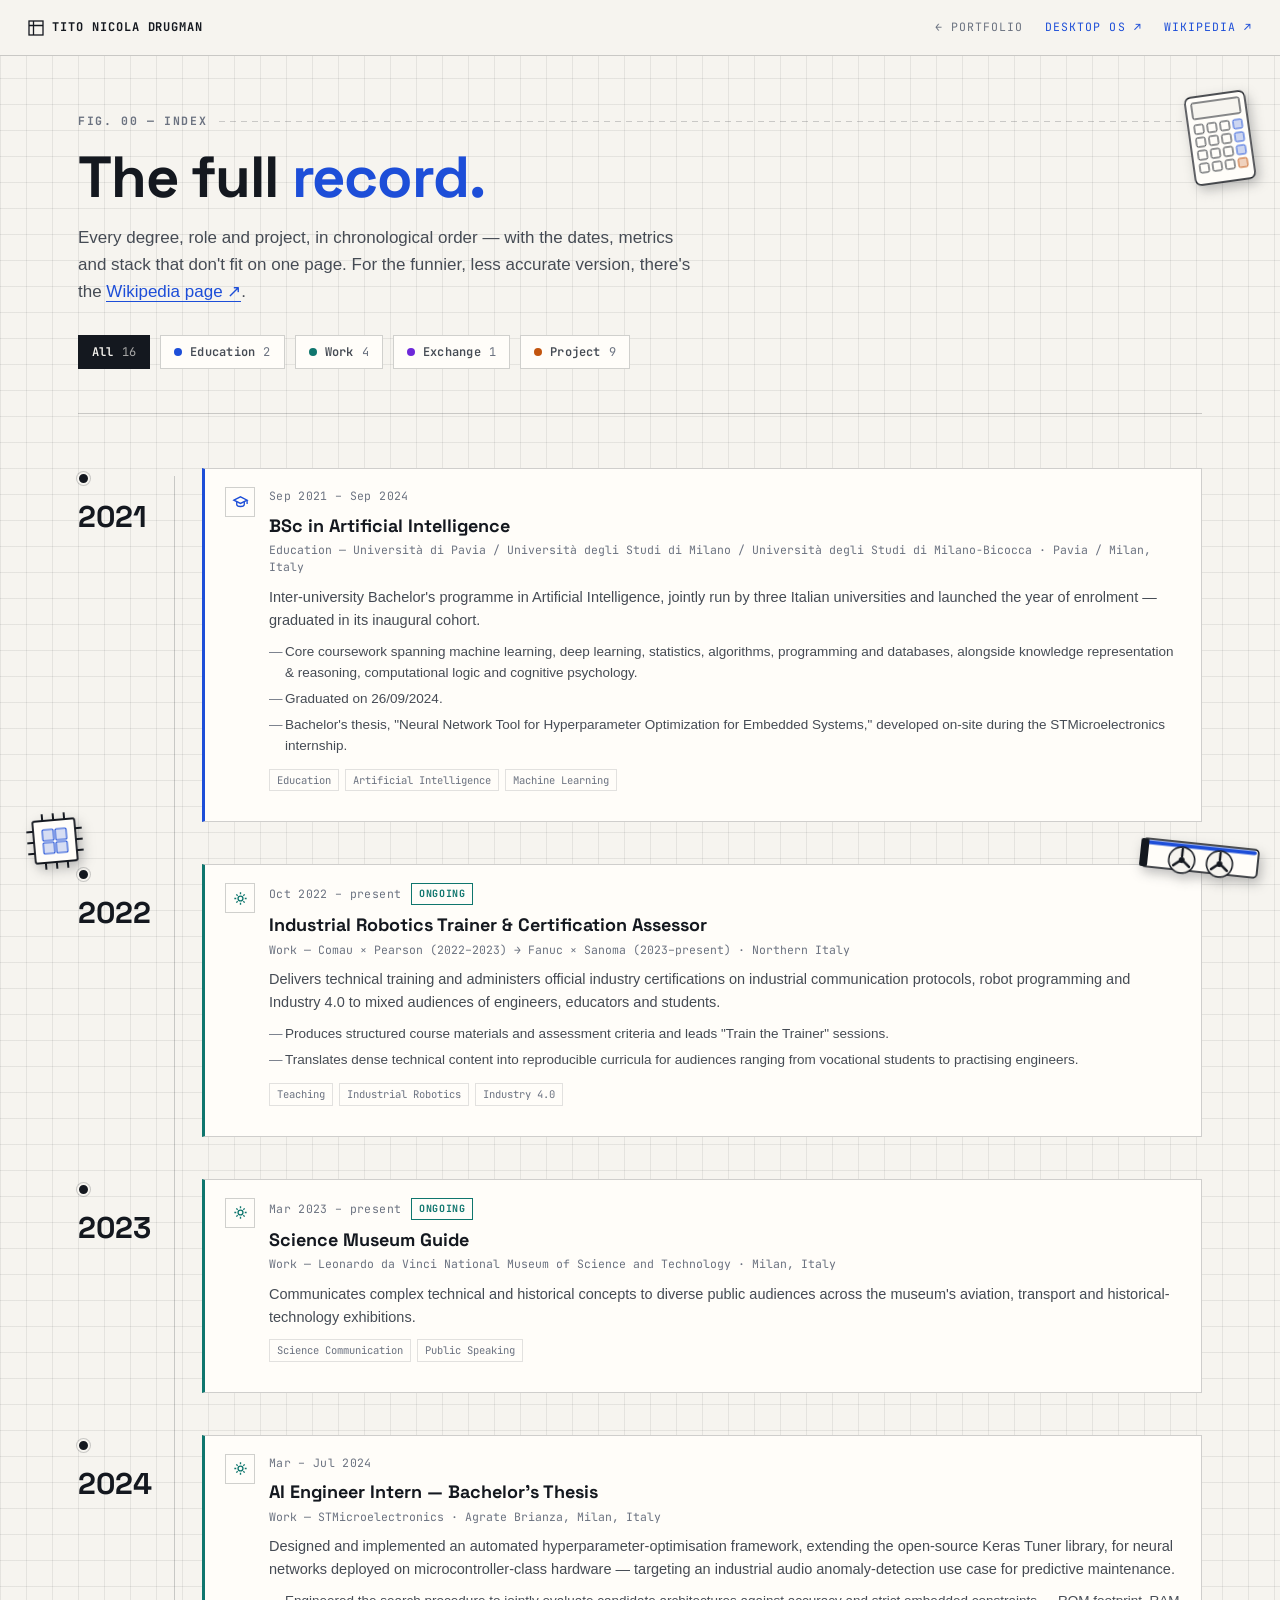
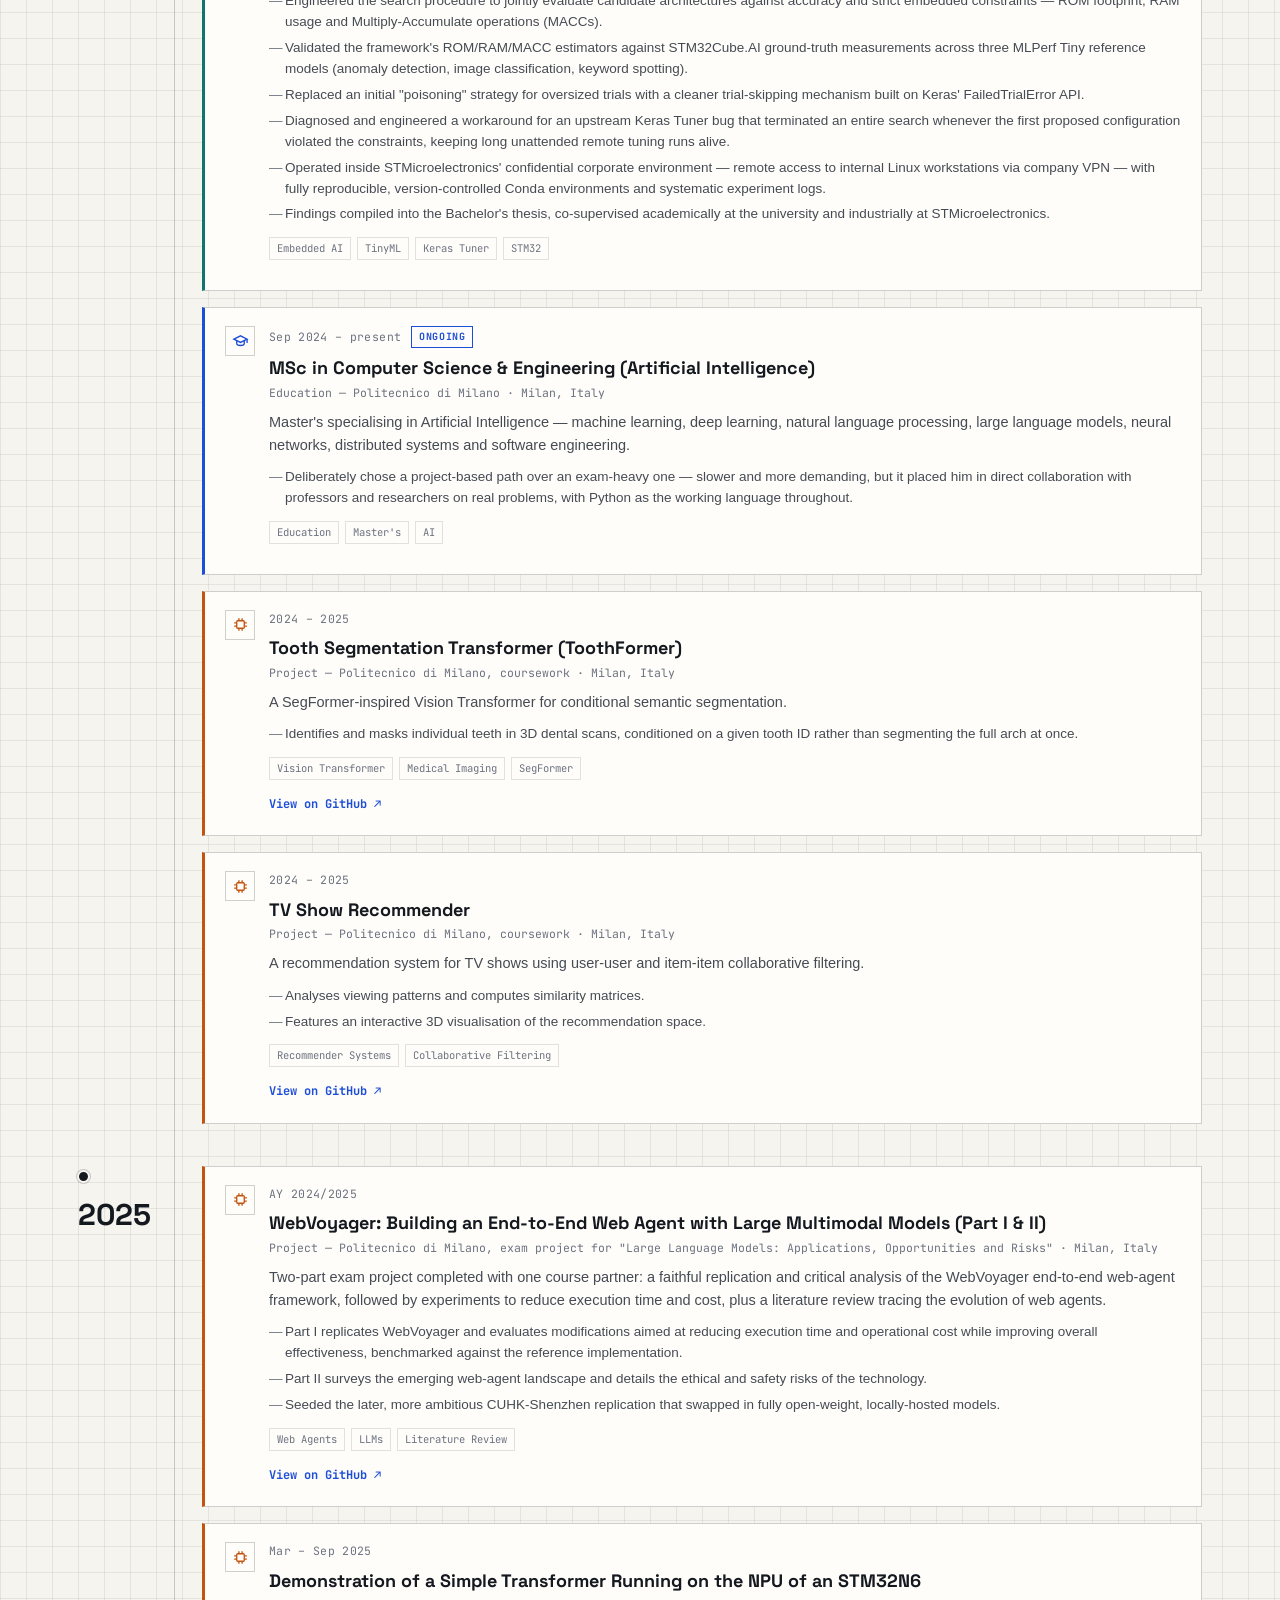
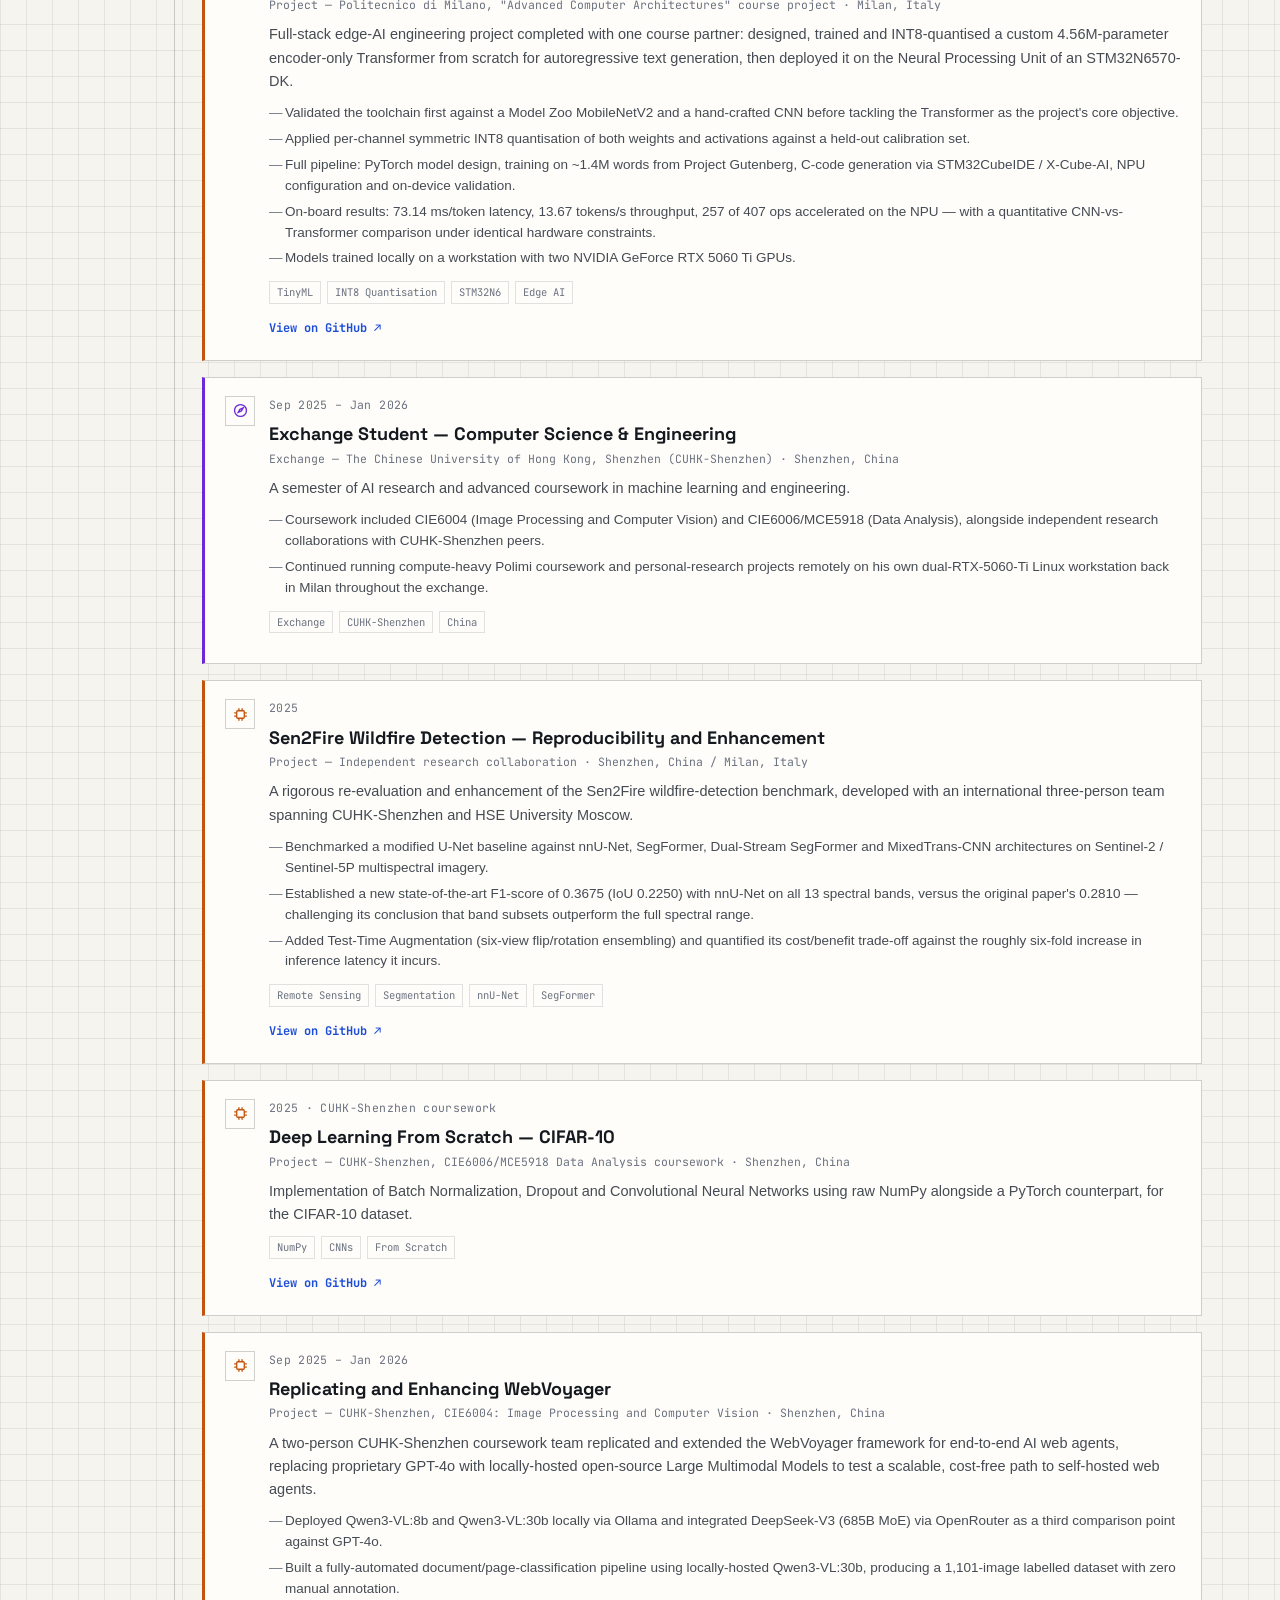
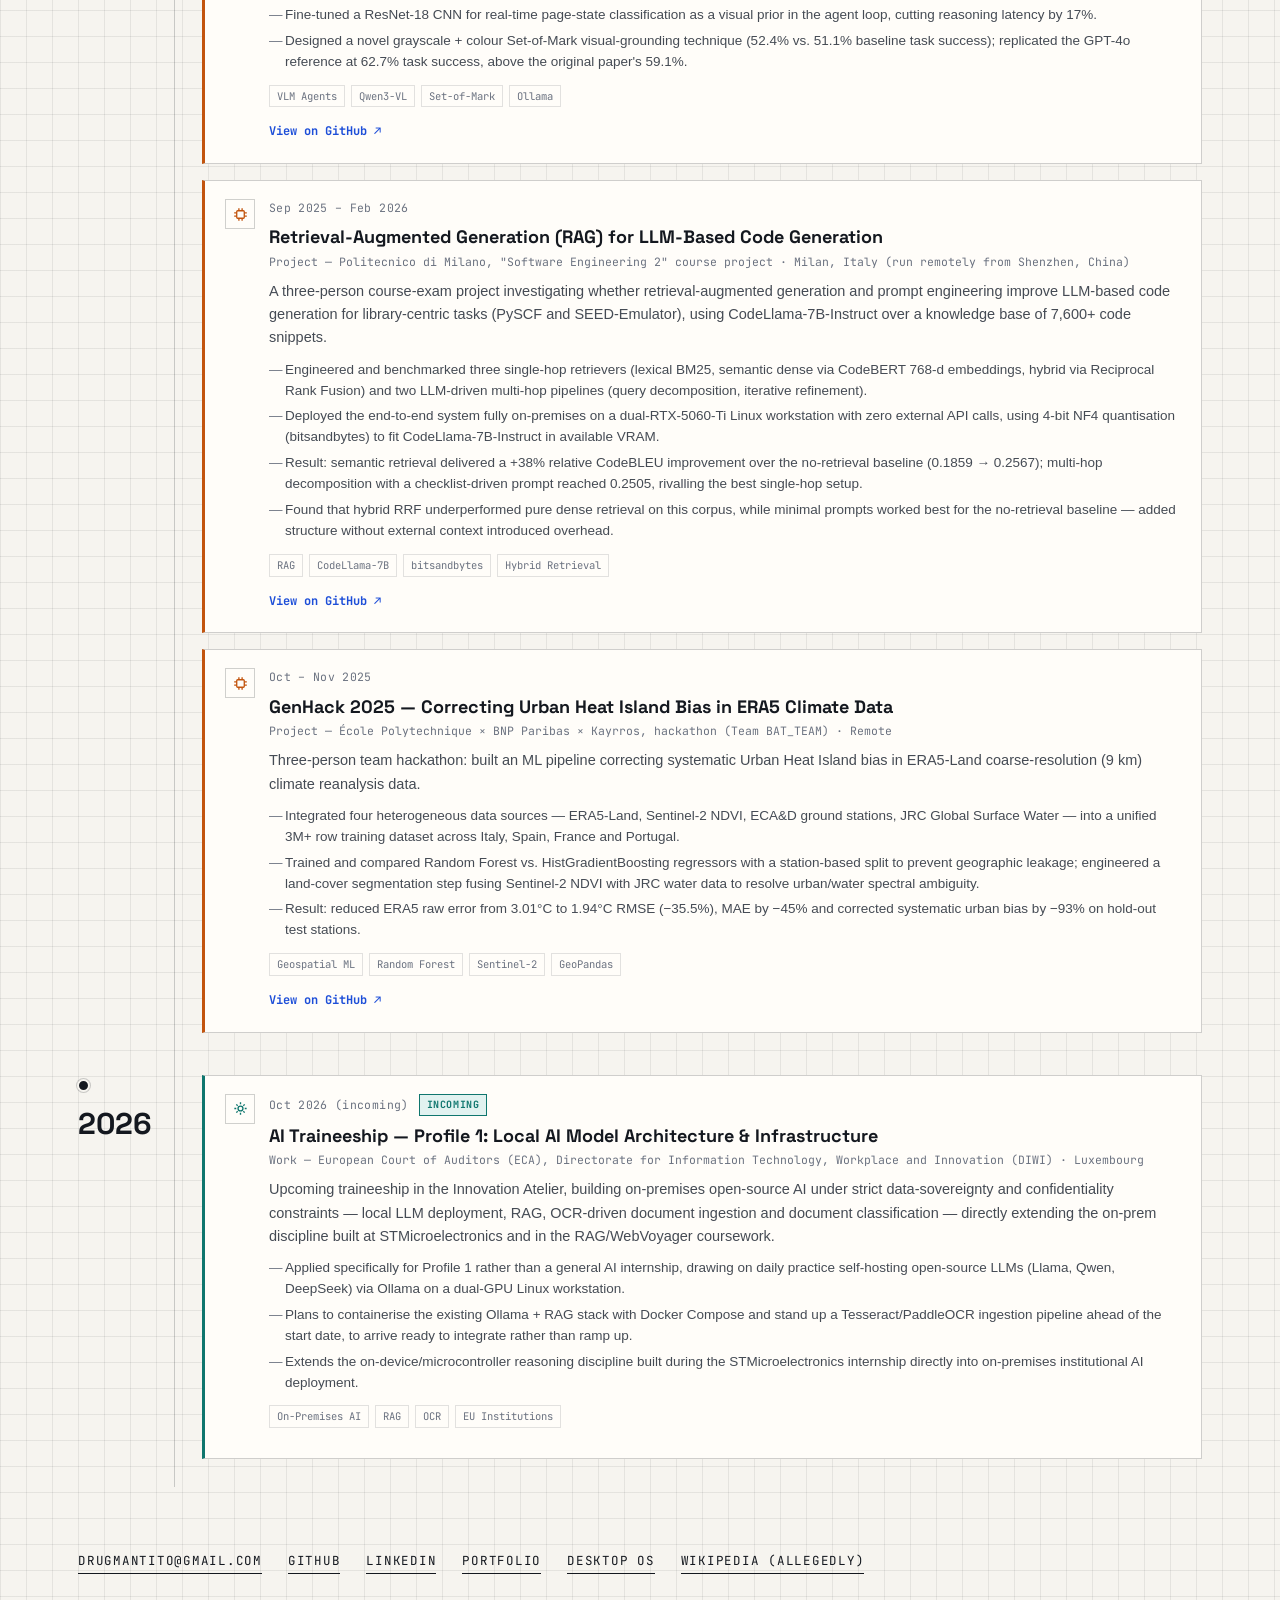
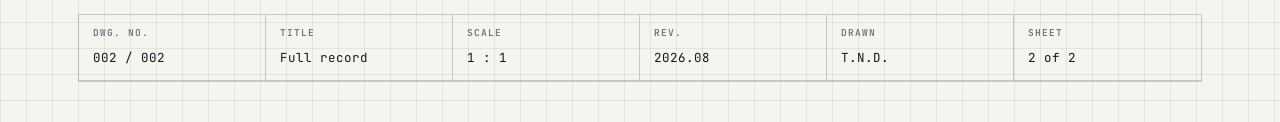
<file: timeline.html>
<!DOCTYPE html>
<html lang="en">
<head>
<meta charset="UTF-8" />
<meta name="viewport" content="width=device-width, initial-scale=1.0" />
<title>Timeline — Tito Nicola Drugman</title>
<meta name="description" content="The full, detailed record: every role, degree and project behind Tito Nicola Drugman's portfolio, in chronological order.">
<link rel="icon" href="/favicon.svg" type="image/svg+xml">
<link rel="icon" href="/favicon.ico" sizes="32x32">
<link rel="apple-touch-icon" href="/apple-touch-icon.png">
<meta name="theme-color" content="#f6f4ef" media="(prefers-color-scheme: light)">
<meta name="theme-color" content="#0b1220" media="(prefers-color-scheme: dark)">
<link rel="preconnect" href="https://fonts.googleapis.com">
<link rel="preconnect" href="https://fonts.gstatic.com" crossorigin>
<link href="https://fonts.googleapis.com/css2?family=Space+Grotesk:wght@500;700&family=JetBrains+Mono:wght@400;500;700&display=swap" rel="stylesheet">
<style>
  :root{
    --paper:#f6f4ef;
    --paper-line:rgba(22,26,32,.08);
    --ink:#14181f;
    --ink-soft:#454b54;
    --muted:#6b7280;
    --blue:#1d4ed8;
    --blue-soft:#e7edfc;
    --rust:#c2540e;
    --rust-soft:#fbe9dd;
    --teal:#0f766e;
    --teal-soft:#e1f2f0;
    --violet:#6d28d9;
    --violet-soft:#efe6fc;
    --card:#fffdf9;
    --border:rgba(22,26,32,.2);
    --border-soft:rgba(22,26,32,.12);
  }
  @media (prefers-color-scheme: dark){
    :root{
      --paper:#0b1220;
      --paper-line:rgba(140,180,255,.075);
      --ink:#eef2f9;
      --ink-soft:#c3cad6;
      --muted:#8b93a3;
      --blue:#6ea8fe;
      --blue-soft:rgba(110,168,254,.13);
      --rust:#f0955a;
      --rust-soft:rgba(240,149,90,.13);
      --teal:#4fd1c5;
      --teal-soft:rgba(79,209,197,.13);
      --violet:#b794f6;
      --violet-soft:rgba(183,148,246,.13);
      --card:#0f1726;
      --border:rgba(140,180,255,.28);
      --border-soft:rgba(140,180,255,.16);
    }
  }
  *{margin:0;padding:0;box-sizing:border-box}
  html{scroll-behavior:smooth}
  body{
    background:var(--paper);
    color:var(--ink);
    font-family:-apple-system,BlinkMacSystemFont,"Segoe UI",Roboto,Helvetica,Arial,sans-serif;
    font-size:16px;line-height:1.6;
    background-image:
      linear-gradient(var(--paper-line) 1px, transparent 1px),
      linear-gradient(90deg, var(--paper-line) 1px, transparent 1px);
    background-size:26px 26px;
  }
  a{color:var(--blue)}
  .mono{font-family:'JetBrains Mono',ui-monospace,Menlo,monospace}
  ::selection{background:var(--blue);color:var(--paper)}
  .skip-link{position:absolute;left:-9999px;top:0;background:var(--ink);color:var(--paper);padding:10px 16px;z-index:200;font-family:'JetBrains Mono',monospace;font-size:13px}
  .skip-link:focus{left:12px;top:12px}

  .reveal{opacity:0;transform:translateY(14px);transition:opacity .55s cubic-bezier(.2,.7,.2,1), transform .55s cubic-bezier(.2,.7,.2,1)}
  .reveal.is-visible{opacity:1;transform:none}
  @media (prefers-reduced-motion: reduce){ .reveal{opacity:1!important;transform:none!important;transition:none!important} }

  /* ---------- topbar ---------- */
  .topbar{position:sticky;top:0;z-index:50;display:flex;align-items:center;gap:18px;padding:14px 28px;background:var(--paper);border-bottom:1px solid var(--border)}
  .topbar__mark{display:flex;align-items:center;gap:8px;white-space:nowrap;font-family:'JetBrains Mono',monospace;font-size:12px;font-weight:700;letter-spacing:.08em;text-transform:uppercase;text-decoration:none;color:var(--ink)}
  .topbar__nav{display:flex;gap:22px;margin-left:auto;font-family:'JetBrains Mono',monospace;font-size:11.5px;text-transform:uppercase;letter-spacing:.09em}
  .topbar__nav a{color:var(--muted);text-decoration:none;padding:4px 0;border-bottom:1px solid transparent;transition:color .18s,border-color .18s;white-space:nowrap}
  .topbar__nav a:hover{color:var(--ink);border-color:var(--ink)}
  .topbar__nav a.ext{color:var(--blue)}
  @media (max-width:760px){
    .topbar{padding:12px 16px;gap:6px;flex-wrap:wrap;row-gap:8px}
    .topbar__mark{font-size:11px}
    .topbar__nav{flex-basis:100%;margin-left:0;gap:12px;font-size:10.5px;overflow-x:auto;-webkit-overflow-scrolling:touch;mask-image:linear-gradient(90deg,#000 88%,transparent)}
  }

  main{max-width:1180px;margin:0 auto;padding:0 28px}
  @media (max-width:760px){ main{padding:0 16px} }

  .fig-label{display:flex;align-items:center;gap:12px;font-family:'JetBrains Mono',monospace;font-size:11.5px;font-weight:700;text-transform:uppercase;letter-spacing:.14em;color:var(--muted);margin-bottom:16px}
  .fig-label::after{content:"";flex:1;height:1px;background:repeating-linear-gradient(90deg,var(--border) 0 6px,transparent 6px 11px)}

  /* ---------- hero ---------- */
  .hero{padding:56px 0 44px;border-bottom:1px solid var(--border)}
  .hero__title{font-family:'Space Grotesk',sans-serif;font-weight:700;font-size:clamp(32px,6vw,58px);line-height:1.05;letter-spacing:-.02em;max-width:14ch;margin-bottom:16px}
  .hero__title em{font-style:normal;color:var(--blue)}
  .hero__lede{font-size:17px;color:var(--ink-soft);max-width:66ch;margin-bottom:30px}
  .hero__lede a{color:var(--blue);text-decoration:none;border-bottom:1px solid var(--blue)}

  /* ---------- legend / filters ---------- */
  .legend{display:flex;flex-wrap:wrap;gap:10px}
  .legend__chip{
    display:inline-flex;align-items:center;gap:8px;
    font-family:'JetBrains Mono',monospace;font-size:12px;font-weight:600;letter-spacing:.02em;
    padding:8px 13px;border:1px solid var(--border);background:var(--card);color:var(--ink-soft);
    cursor:pointer;transition:background .15s,color .15s,border-color .15s;
  }
  .legend__chip i{width:8px;height:8px;border-radius:50%;background:var(--muted);flex:none}
  .legend__chip span{color:var(--muted);font-weight:400}
  .legend__chip:hover{border-color:var(--ink)}
  .legend__chip.is-active{background:var(--ink);color:var(--paper);border-color:var(--ink)}
  .legend__chip.is-active span{color:var(--paper);opacity:.65}
  .legend__chip.is-active i{background:var(--paper)}

  /* ---------- timeline ---------- */
  .timeline-wrap{padding:54px 0 30px;position:relative}
  .timeline{position:relative}
  .timeline::before{content:"";position:absolute;left:96px;top:8px;bottom:8px;width:1px;background:var(--border)}
  @media (max-width:680px){ .timeline::before{display:none} }

  .year-group{display:grid;grid-template-columns:96px 1fr;column-gap:28px;margin-bottom:6px}
  @media (max-width:680px){ .year-group{grid-template-columns:1fr;column-gap:0} }
  .year-group__year{
    position:sticky;top:64px;align-self:start;
    font-family:'Space Grotesk',sans-serif;font-weight:700;font-size:30px;color:var(--ink);
    padding-top:4px;
  }
  .year-group__year::before{content:"";display:block;width:9px;height:9px;border-radius:50%;background:var(--ink);border:2px solid var(--paper);box-shadow:0 0 0 1px var(--border);margin-bottom:8px;margin-left:-1px}
  @media (max-width:680px){
    .year-group__year{position:static;display:flex;align-items:center;gap:10px;margin:26px 0 12px;font-size:22px}
    .year-group__year::before{margin:0}
  }

  .rec-list{display:flex;flex-direction:column;gap:16px;padding-bottom:36px}
  .rec{
    display:flex;gap:14px;border:1px solid var(--border);border-left:3px solid var(--cat,var(--blue));
    background:var(--card);padding:18px 20px 20px;
  }
  .rec__icon{flex:none;width:30px;height:30px;border:1px solid var(--border);display:flex;align-items:center;justify-content:center;color:var(--cat,var(--blue))}
  .rec__icon svg{width:17px;height:17px}
  .rec__body{flex:1;min-width:0}
  .rec__row{display:flex;flex-wrap:wrap;align-items:center;gap:10px;margin-bottom:8px}
  .rec__date{font-family:'JetBrains Mono',monospace;font-size:11.5px;color:var(--muted);letter-spacing:.03em}
  .rec__badge{font-family:'JetBrains Mono',monospace;font-size:10px;font-weight:700;text-transform:uppercase;letter-spacing:.06em;padding:2px 7px;border:1px solid var(--cat,var(--blue));color:var(--cat,var(--blue))}
  .rec__badge--incoming{background:var(--cat-soft,var(--blue-soft))}
  .rec__title{font-family:'Space Grotesk',sans-serif;font-weight:700;font-size:18px;line-height:1.3;margin-bottom:4px}
  .rec__org{font-family:'JetBrains Mono',monospace;font-size:11.5px;color:var(--muted);margin-bottom:10px;line-height:1.5}
  .rec__summary{font-size:14.5px;color:var(--ink-soft);line-height:1.6;margin-bottom:10px}
  .rec__highlights{margin:0 0 12px;padding-left:0;list-style:none;display:flex;flex-direction:column;gap:5px}
  .rec__highlights li{font-size:13.5px;color:var(--ink-soft);line-height:1.55;padding-left:16px;position:relative}
  .rec__highlights li::before{content:"—";position:absolute;left:0;color:var(--muted)}
  .rec__tags{display:flex;flex-wrap:wrap;gap:6px;margin-bottom:10px}
  .rec__tags span{font-family:'JetBrains Mono',monospace;font-size:10.5px;color:var(--muted);border:1px solid var(--border-soft);padding:2px 7px}
  .rec__link{font-family:'JetBrains Mono',monospace;font-size:12px;font-weight:700;color:var(--blue);text-decoration:none}
  .rec__link:hover{text-decoration:underline}

  .rec.is-hidden{display:none}
  .year-group.is-empty{display:none}

  /* ---------- footer / title block ---------- */
  footer{padding:20px 0 40px}
  .foot-links{display:flex;flex-wrap:wrap;gap:26px;margin-bottom:40px;font-family:'JetBrains Mono',monospace;font-size:12.5px;text-transform:uppercase;letter-spacing:.06em}
  .foot-links a{color:var(--ink);text-decoration:none;border-bottom:1px solid var(--ink);padding-bottom:2px}
  .foot-links a:hover{color:var(--blue);border-color:var(--blue)}
  .title-block{border:1px solid var(--border);display:flex;flex-wrap:wrap}
  .title-block__cell{flex:1 1 140px;padding:10px 14px;border-right:1px solid var(--border);border-bottom:1px solid var(--border)}
  .title-block__cell:last-child{border-right:none}
  .title-block__cell b{display:block;font-family:'JetBrains Mono',monospace;font-size:9.5px;letter-spacing:.1em;text-transform:uppercase;color:var(--muted);margin-bottom:4px;font-weight:600}
  .title-block__cell span{font-family:'JetBrains Mono',monospace;font-size:12.5px;color:var(--ink)}

  /* ---------- desk props (draggable) ---------- */
  .desk-props{position:fixed;inset:0;pointer-events:none;z-index:40}
  .desk-prop{position:absolute;pointer-events:auto;cursor:grab;touch-action:none;filter:drop-shadow(3px 5px 6px rgba(20,26,32,.28));transition:filter .2s ease}
  .desk-prop:active,.desk-prop.is-dragging{cursor:grabbing;filter:drop-shadow(6px 10px 12px rgba(20,26,32,.4))}
  .desk-prop svg{display:block}
  @media (prefers-color-scheme:dark){
    .desk-prop{filter:drop-shadow(3px 5px 6px rgba(0,0,0,.55))}
    .desk-prop:active,.desk-prop.is-dragging{filter:drop-shadow(6px 10px 14px rgba(0,0,0,.7))}
  }
  .desk-prop__float{animation:prop-float 4.6s ease-in-out infinite}
  .desk-prop--cpu .desk-prop__float{animation-duration:4.2s}
  .desk-prop--gpu .desk-prop__float{animation-duration:5.4s;animation-delay:-1.1s}
  .desk-prop--calc .desk-prop__float{animation-duration:4.9s;animation-delay:-2.3s}
  @keyframes prop-float{ 0%,100%{transform:translateY(0)} 50%{transform:translateY(-4px)} }
  .desk-prop.is-dragging .desk-prop__float, .desk-prop.is-throwing .desk-prop__float{animation-play-state:paused}
  .gpu-fan{animation:gpu-spin 1s linear infinite}
  @keyframes gpu-spin{ to{transform:rotate(360deg)} }
  @media (prefers-reduced-motion:reduce){ .gpu-fan{animation:none} }
  .desk-prop--cpu{left:20px;bottom:24px}
  .desk-prop--gpu{right:20px;bottom:20px}
  .desk-prop--calc{right:28px;top:92px}
  @media (max-width:1000px), (pointer:coarse){ .desk-props{display:none} }
  @media (prefers-reduced-motion:reduce){ .desk-prop{transition:none} .desk-prop__float{animation:none} }
</style>
</head>
<body>

<a class="skip-link" href="#main">Skip to content</a>

<div class="desk-props" aria-hidden="true">
  <div class="desk-prop desk-prop--cpu" data-id="cpu" data-tilt="-5deg" style="transform:rotate(-5deg)">
    <div class="desk-prop__float"><svg viewBox="0 0 70 70" width="70" height="70" fill="none">
      <g stroke="var(--ink)" stroke-width="2" stroke-linecap="round">
        <line x1="8" y1="24" x2="14" y2="24"/><line x1="8" y1="35" x2="14" y2="35"/><line x1="8" y1="46" x2="14" y2="46"/>
        <line x1="56" y1="24" x2="62" y2="24"/><line x1="56" y1="35" x2="62" y2="35"/><line x1="56" y1="46" x2="62" y2="46"/>
        <line x1="24" y1="8" x2="24" y2="14"/><line x1="35" y1="8" x2="35" y2="14"/><line x1="46" y1="8" x2="46" y2="14"/>
        <line x1="24" y1="56" x2="24" y2="62"/><line x1="35" y1="56" x2="35" y2="62"/><line x1="46" y1="56" x2="46" y2="62"/>
      </g>
      <rect x="14" y="14" width="42" height="42" rx="2" fill="var(--card)" stroke="var(--ink)" stroke-width="1.8"/>
      <g fill="var(--blue)" fill-opacity=".18" stroke="var(--blue)" stroke-width="1.1">
        <rect x="23" y="23" width="11" height="11" rx="1"/>
        <rect x="36" y="23" width="11" height="11" rx="1"/>
        <rect x="23" y="36" width="11" height="11" rx="1"/>
        <rect x="36" y="36" width="11" height="11" rx="1"/>
      </g>
    </svg></div>
  </div>
  <div class="desk-prop desk-prop--gpu" data-id="gpu" data-tilt="6deg" style="transform:rotate(6deg)">
    <div class="desk-prop__float"><svg viewBox="0 0 120 44" width="120" height="44" fill="none">
      <rect x="2" y="8" width="116" height="28" rx="4" fill="var(--card)" stroke="var(--ink)" stroke-width="1.6"/>
      <rect x="4" y="9.5" width="112" height="4" rx="2" fill="var(--blue)"/>
      <rect x="0" y="8" width="8" height="28" rx="2" fill="var(--ink)"/>
      <g stroke="var(--ink)" stroke-width="1.5">
        <circle cx="42" cy="26" r="13" fill="var(--paper)"/>
        <g class="gpu-fan" style="transform-origin:42px 26px">
          <line x1="42" y1="22" x2="42" y2="15" stroke-width="2.4" stroke-linecap="round"/>
          <line x1="44.5" y1="27.5" x2="50" y2="32" stroke-width="2.4" stroke-linecap="round"/>
          <line x1="39.5" y1="27.5" x2="34" y2="32" stroke-width="2.4" stroke-linecap="round"/>
        </g>
        <circle cx="42" cy="26" r="3" fill="var(--ink)" stroke="none"/>
        <circle cx="80" cy="26" r="13" fill="var(--paper)"/>
        <g class="gpu-fan" style="transform-origin:80px 26px;animation-direction:reverse">
          <line x1="80" y1="22" x2="80" y2="15" stroke-width="2.4" stroke-linecap="round"/>
          <line x1="82.5" y1="27.5" x2="88" y2="32" stroke-width="2.4" stroke-linecap="round"/>
          <line x1="77.5" y1="27.5" x2="72" y2="32" stroke-width="2.4" stroke-linecap="round"/>
        </g>
        <circle cx="80" cy="26" r="3" fill="var(--ink)" stroke="none"/>
      </g>
    </svg></div>
  </div>
  <div class="desk-prop desk-prop--calc" data-id="calc" data-tilt="-8deg" style="transform:rotate(-8deg)">
    <div class="desk-prop__float"><svg viewBox="0 0 64 92" width="64" height="92" fill="none">
      <rect x="2" y="2" width="60" height="88" rx="6" fill="var(--card)" stroke="var(--ink)" stroke-width="1.3"/>
      <rect x="8" y="8" width="48" height="16" rx="1.5" fill="var(--paper)" stroke="var(--ink)" stroke-width="1"/>
      <g stroke="var(--ink)" stroke-width=".9">
        <rect x="8" y="30" width="9" height="9" rx="1.5" fill="var(--card)"/><rect x="21" y="30" width="9" height="9" rx="1.5" fill="var(--card)"/><rect x="34" y="30" width="9" height="9" rx="1.5" fill="var(--card)"/><rect x="47" y="30" width="9" height="9" rx="1.5" fill="var(--blue)" fill-opacity=".22" stroke="var(--blue)"/>
        <rect x="8" y="43" width="9" height="9" rx="1.5" fill="var(--card)"/><rect x="21" y="43" width="9" height="9" rx="1.5" fill="var(--card)"/><rect x="34" y="43" width="9" height="9" rx="1.5" fill="var(--card)"/><rect x="47" y="43" width="9" height="9" rx="1.5" fill="var(--blue)" fill-opacity=".22" stroke="var(--blue)"/>
        <rect x="8" y="56" width="9" height="9" rx="1.5" fill="var(--card)"/><rect x="21" y="56" width="9" height="9" rx="1.5" fill="var(--card)"/><rect x="34" y="56" width="9" height="9" rx="1.5" fill="var(--card)"/><rect x="47" y="56" width="9" height="9" rx="1.5" fill="var(--blue)" fill-opacity=".22" stroke="var(--blue)"/>
        <rect x="8" y="69" width="9" height="9" rx="1.5" fill="var(--card)"/><rect x="21" y="69" width="9" height="9" rx="1.5" fill="var(--card)"/><rect x="34" y="69" width="9" height="9" rx="1.5" fill="var(--card)"/><rect x="47" y="69" width="9" height="9" rx="1.5" fill="var(--rust)" fill-opacity=".25" stroke="var(--rust)"/>
      </g>
    </svg></div>
  </div>
</div>

<header class="topbar">
  <a class="topbar__mark" href="classic.html">
    <svg width="16" height="16" viewBox="0 0 16 16" fill="none" stroke="currentColor" stroke-width="1.3"><rect x="1" y="1" width="14" height="14"/><path d="M1 5.5h14M5.5 1v14"/></svg>
    Tito Nicola Drugman
  </a>
  <nav class="topbar__nav" aria-label="Section navigation">
    <a href="classic.html">← Portfolio</a>
    <a href="index.html" class="ext">Desktop OS ↗</a>
    <a href="wikipedia/index.html" class="ext">Wikipedia ↗</a>
  </nav>
</header>

<main id="main">

  <section class="hero">
    <p class="fig-label reveal">Fig. 00 — Index</p>
    <h1 class="hero__title reveal" style="--i:1">The full <em>record.</em></h1>
    <p class="hero__lede reveal" style="--i:1">Every degree, role and project, in chronological order — with the dates, metrics and stack that don't fit on one page. For the funnier, less accurate version, there's the <a href="wikipedia/index.html">Wikipedia page ↗</a>.</p>

    <div class="legend reveal" style="--i:2" role="group" aria-label="Filter by category" id="legend">
      <button class="legend__chip is-active" type="button" data-filter="all">All <span id="count-all">16</span></button>
      <button class="legend__chip" type="button" data-filter="education" style="--cat:var(--blue)"><i style="background:var(--blue)"></i>Education <span>2</span></button>
      <button class="legend__chip" type="button" data-filter="work" style="--cat:var(--teal)"><i style="background:var(--teal)"></i>Work <span>4</span></button>
      <button class="legend__chip" type="button" data-filter="exchange" style="--cat:var(--violet)"><i style="background:var(--violet)"></i>Exchange <span>1</span></button>
      <button class="legend__chip" type="button" data-filter="project" style="--cat:var(--rust)"><i style="background:var(--rust)"></i>Project <span>9</span></button>
    </div>
  </section>

  <section class="timeline-wrap" id="projects">
    <div class="timeline" id="timeline">

      <!-- 2021 -->
      <div class="year-group">
        <div class="year-group__year">2021</div>
        <div class="rec-list">
          <article class="rec reveal" data-cat="education" style="--cat:var(--blue);--cat-soft:var(--blue-soft)">
            <div class="rec__icon"><svg viewBox="0 0 18 18" fill="none" stroke="currentColor" stroke-width="1.4"><path d="M2 6.5 9 3l7 3.5-7 3.5-7-3.5Z"/><path d="M5 8.2v3c0 1.1 1.8 2 4 2s4-.9 4-2v-3"/><path d="M16 6.5v4"/></svg></div>
            <div class="rec__body">
              <div class="rec__row"><span class="rec__date mono">Sep 2021 – Sep 2024</span></div>
              <h3 class="rec__title">BSc in Artificial Intelligence</h3>
              <p class="rec__org">Education — Università di Pavia / Università degli Studi di Milano / Università degli Studi di Milano-Bicocca · Pavia / Milan, Italy</p>
              <p class="rec__summary">Inter-university Bachelor's programme in Artificial Intelligence, jointly run by three Italian universities and launched the year of enrolment — graduated in its inaugural cohort.</p>
              <ul class="rec__highlights">
                <li>Core coursework spanning machine learning, deep learning, statistics, algorithms, programming and databases, alongside knowledge representation &amp; reasoning, computational logic and cognitive psychology.</li>
                <li>Graduated on 26/09/2024.</li>
                <li>Bachelor's thesis, "Neural Network Tool for Hyperparameter Optimization for Embedded Systems," developed on-site during the STMicroelectronics internship.</li>
              </ul>
              <div class="rec__tags"><span>Education</span><span>Artificial Intelligence</span><span>Machine Learning</span></div>
            </div>
          </article>
        </div>
      </div>

      <!-- 2022 -->
      <div class="year-group">
        <div class="year-group__year">2022</div>
        <div class="rec-list">
          <article class="rec reveal" data-cat="work" style="--cat:var(--teal);--cat-soft:var(--teal-soft)">
            <div class="rec__icon"><svg viewBox="0 0 18 18" fill="none" stroke="currentColor" stroke-width="1.4"><circle cx="9" cy="9" r="2.6"/><path d="M9 2.5v2M9 13.5v2M2.5 9h2M13.5 9h2M4.6 4.6l1.4 1.4M12 12l1.4 1.4M13.4 4.6 12 6M6 12l-1.4 1.4"/></svg></div>
            <div class="rec__body">
              <div class="rec__row"><span class="rec__date mono">Oct 2022 – present</span><span class="rec__badge">Ongoing</span></div>
              <h3 class="rec__title">Industrial Robotics Trainer &amp; Certification Assessor</h3>
              <p class="rec__org">Work — Comau × Pearson (2022–2023) → Fanuc × Sanoma (2023–present) · Northern Italy</p>
              <p class="rec__summary">Delivers technical training and administers official industry certifications on industrial communication protocols, robot programming and Industry 4.0 to mixed audiences of engineers, educators and students.</p>
              <ul class="rec__highlights">
                <li>Produces structured course materials and assessment criteria and leads "Train the Trainer" sessions.</li>
                <li>Translates dense technical content into reproducible curricula for audiences ranging from vocational students to practising engineers.</li>
              </ul>
              <div class="rec__tags"><span>Teaching</span><span>Industrial Robotics</span><span>Industry 4.0</span></div>
            </div>
          </article>
        </div>
      </div>

      <!-- 2023 -->
      <div class="year-group">
        <div class="year-group__year">2023</div>
        <div class="rec-list">
          <article class="rec reveal" data-cat="work" style="--cat:var(--teal);--cat-soft:var(--teal-soft)">
            <div class="rec__icon"><svg viewBox="0 0 18 18" fill="none" stroke="currentColor" stroke-width="1.4"><circle cx="9" cy="9" r="2.6"/><path d="M9 2.5v2M9 13.5v2M2.5 9h2M13.5 9h2M4.6 4.6l1.4 1.4M12 12l1.4 1.4M13.4 4.6 12 6M6 12l-1.4 1.4"/></svg></div>
            <div class="rec__body">
              <div class="rec__row"><span class="rec__date mono">Mar 2023 – present</span><span class="rec__badge">Ongoing</span></div>
              <h3 class="rec__title">Science Museum Guide</h3>
              <p class="rec__org">Work — Leonardo da Vinci National Museum of Science and Technology · Milan, Italy</p>
              <p class="rec__summary">Communicates complex technical and historical concepts to diverse public audiences across the museum's aviation, transport and historical-technology exhibitions.</p>
              <div class="rec__tags"><span>Science Communication</span><span>Public Speaking</span></div>
            </div>
          </article>
        </div>
      </div>

      <!-- 2024 -->
      <div class="year-group">
        <div class="year-group__year">2024</div>
        <div class="rec-list">
          <article class="rec reveal" data-cat="work" style="--cat:var(--teal);--cat-soft:var(--teal-soft)">
            <div class="rec__icon"><svg viewBox="0 0 18 18" fill="none" stroke="currentColor" stroke-width="1.4"><circle cx="9" cy="9" r="2.6"/><path d="M9 2.5v2M9 13.5v2M2.5 9h2M13.5 9h2M4.6 4.6l1.4 1.4M12 12l1.4 1.4M13.4 4.6 12 6M6 12l-1.4 1.4"/></svg></div>
            <div class="rec__body">
              <div class="rec__row"><span class="rec__date mono">Mar – Jul 2024</span></div>
              <h3 class="rec__title">AI Engineer Intern — Bachelor's Thesis</h3>
              <p class="rec__org">Work — STMicroelectronics · Agrate Brianza, Milan, Italy</p>
              <p class="rec__summary">Designed and implemented an automated hyperparameter-optimisation framework, extending the open-source Keras Tuner library, for neural networks deployed on microcontroller-class hardware — targeting an industrial audio anomaly-detection use case for predictive maintenance.</p>
              <ul class="rec__highlights">
                <li>Engineered the search procedure to jointly evaluate candidate architectures against accuracy and strict embedded constraints — ROM footprint, RAM usage and Multiply-Accumulate operations (MACCs).</li>
                <li>Validated the framework's ROM/RAM/MACC estimators against STM32Cube.AI ground-truth measurements across three MLPerf Tiny reference models (anomaly detection, image classification, keyword spotting).</li>
                <li>Replaced an initial "poisoning" strategy for oversized trials with a cleaner trial-skipping mechanism built on Keras' FailedTrialError API.</li>
                <li>Diagnosed and engineered a workaround for an upstream Keras Tuner bug that terminated an entire search whenever the first proposed configuration violated the constraints, keeping long unattended remote tuning runs alive.</li>
                <li>Operated inside STMicroelectronics' confidential corporate environment — remote access to internal Linux workstations via company VPN — with fully reproducible, version-controlled Conda environments and systematic experiment logs.</li>
                <li>Findings compiled into the Bachelor's thesis, co-supervised academically at the university and industrially at STMicroelectronics.</li>
              </ul>
              <div class="rec__tags"><span>Embedded AI</span><span>TinyML</span><span>Keras Tuner</span><span>STM32</span></div>
            </div>
          </article>

          <article class="rec reveal" data-cat="education" style="--cat:var(--blue);--cat-soft:var(--blue-soft)">
            <div class="rec__icon"><svg viewBox="0 0 18 18" fill="none" stroke="currentColor" stroke-width="1.4"><path d="M2 6.5 9 3l7 3.5-7 3.5-7-3.5Z"/><path d="M5 8.2v3c0 1.1 1.8 2 4 2s4-.9 4-2v-3"/><path d="M16 6.5v4"/></svg></div>
            <div class="rec__body">
              <div class="rec__row"><span class="rec__date mono">Sep 2024 – present</span><span class="rec__badge">Ongoing</span></div>
              <h3 class="rec__title">MSc in Computer Science &amp; Engineering (Artificial Intelligence)</h3>
              <p class="rec__org">Education — Politecnico di Milano · Milan, Italy</p>
              <p class="rec__summary">Master's specialising in Artificial Intelligence — machine learning, deep learning, natural language processing, large language models, neural networks, distributed systems and software engineering.</p>
              <ul class="rec__highlights">
                <li>Deliberately chose a project-based path over an exam-heavy one — slower and more demanding, but it placed him in direct collaboration with professors and researchers on real problems, with Python as the working language throughout.</li>
              </ul>
              <div class="rec__tags"><span>Education</span><span>Master's</span><span>AI</span></div>
            </div>
          </article>

          <article class="rec reveal" data-cat="project" style="--cat:var(--rust);--cat-soft:var(--rust-soft)">
            <div class="rec__icon"><svg viewBox="0 0 18 18" fill="none" stroke="currentColor" stroke-width="1.4"><rect x="5" y="5" width="8" height="8" rx="1"/><path d="M5 7.3H2.3M5 10.7H2.3M15.7 7.3H13M15.7 10.7H13M7.3 5V2.3M10.7 5V2.3M7.3 15.7V13M10.7 15.7V13"/></svg></div>
            <div class="rec__body">
              <div class="rec__row"><span class="rec__date mono">2024 – 2025</span></div>
              <h3 class="rec__title">Tooth Segmentation Transformer (ToothFormer)</h3>
              <p class="rec__org">Project — Politecnico di Milano, coursework · Milan, Italy</p>
              <p class="rec__summary">A SegFormer-inspired Vision Transformer for conditional semantic segmentation.</p>
              <ul class="rec__highlights">
                <li>Identifies and masks individual teeth in 3D dental scans, conditioned on a given tooth ID rather than segmenting the full arch at once.</li>
              </ul>
              <div class="rec__tags"><span>Vision Transformer</span><span>Medical Imaging</span><span>SegFormer</span></div>
              <a class="rec__link" href="https://github.com/TitoNicolaDrugman/Tooth-Segmentation-Transformer" target="_blank" rel="noopener">View on GitHub ↗</a>
            </div>
          </article>

          <article class="rec reveal" data-cat="project" style="--cat:var(--rust);--cat-soft:var(--rust-soft)">
            <div class="rec__icon"><svg viewBox="0 0 18 18" fill="none" stroke="currentColor" stroke-width="1.4"><rect x="5" y="5" width="8" height="8" rx="1"/><path d="M5 7.3H2.3M5 10.7H2.3M15.7 7.3H13M15.7 10.7H13M7.3 5V2.3M10.7 5V2.3M7.3 15.7V13M10.7 15.7V13"/></svg></div>
            <div class="rec__body">
              <div class="rec__row"><span class="rec__date mono">2024 – 2025</span></div>
              <h3 class="rec__title">TV Show Recommender</h3>
              <p class="rec__org">Project — Politecnico di Milano, coursework · Milan, Italy</p>
              <p class="rec__summary">A recommendation system for TV shows using user-user and item-item collaborative filtering.</p>
              <ul class="rec__highlights">
                <li>Analyses viewing patterns and computes similarity matrices.</li>
                <li>Features an interactive 3D visualisation of the recommendation space.</li>
              </ul>
              <div class="rec__tags"><span>Recommender Systems</span><span>Collaborative Filtering</span></div>
              <a class="rec__link" href="https://github.com/TitoNicolaDrugman/TV-Show-Recommender" target="_blank" rel="noopener">View on GitHub ↗</a>
            </div>
          </article>
        </div>
      </div>

      <!-- 2025 -->
      <div class="year-group">
        <div class="year-group__year">2025</div>
        <div class="rec-list">
          <article class="rec reveal" data-cat="project" style="--cat:var(--rust);--cat-soft:var(--rust-soft)">
            <div class="rec__icon"><svg viewBox="0 0 18 18" fill="none" stroke="currentColor" stroke-width="1.4"><rect x="5" y="5" width="8" height="8" rx="1"/><path d="M5 7.3H2.3M5 10.7H2.3M15.7 7.3H13M15.7 10.7H13M7.3 5V2.3M10.7 5V2.3M7.3 15.7V13M10.7 15.7V13"/></svg></div>
            <div class="rec__body">
              <div class="rec__row"><span class="rec__date mono">AY 2024/2025</span></div>
              <h3 class="rec__title">WebVoyager: Building an End-to-End Web Agent with Large Multimodal Models (Part I &amp; II)</h3>
              <p class="rec__org">Project — Politecnico di Milano, exam project for "Large Language Models: Applications, Opportunities and Risks" · Milan, Italy</p>
              <p class="rec__summary">Two-part exam project completed with one course partner: a faithful replication and critical analysis of the WebVoyager end-to-end web-agent framework, followed by experiments to reduce execution time and cost, plus a literature review tracing the evolution of web agents.</p>
              <ul class="rec__highlights">
                <li>Part I replicates WebVoyager and evaluates modifications aimed at reducing execution time and operational cost while improving overall effectiveness, benchmarked against the reference implementation.</li>
                <li>Part II surveys the emerging web-agent landscape and details the ethical and safety risks of the technology.</li>
                <li>Seeded the later, more ambitious CUHK-Shenzhen replication that swapped in fully open-weight, locally-hosted models.</li>
              </ul>
              <div class="rec__tags"><span>Web Agents</span><span>LLMs</span><span>Literature Review</span></div>
              <a class="rec__link" href="https://github.com/TitoNicolaDrugman/LLM-web-agent-WebVoyager" target="_blank" rel="noopener">View on GitHub ↗</a>
            </div>
          </article>

          <article class="rec reveal" data-cat="project" style="--cat:var(--rust);--cat-soft:var(--rust-soft)">
            <div class="rec__icon"><svg viewBox="0 0 18 18" fill="none" stroke="currentColor" stroke-width="1.4"><rect x="5" y="5" width="8" height="8" rx="1"/><path d="M5 7.3H2.3M5 10.7H2.3M15.7 7.3H13M15.7 10.7H13M7.3 5V2.3M10.7 5V2.3M7.3 15.7V13M10.7 15.7V13"/></svg></div>
            <div class="rec__body">
              <div class="rec__row"><span class="rec__date mono">Mar – Sep 2025</span></div>
              <h3 class="rec__title">Demonstration of a Simple Transformer Running on the NPU of an STM32N6</h3>
              <p class="rec__org">Project — Politecnico di Milano, "Advanced Computer Architectures" course project · Milan, Italy</p>
              <p class="rec__summary">Full-stack edge-AI engineering project completed with one course partner: designed, trained and INT8-quantised a custom 4.56M-parameter encoder-only Transformer from scratch for autoregressive text generation, then deployed it on the Neural Processing Unit of an STM32N6570-DK.</p>
              <ul class="rec__highlights">
                <li>Validated the toolchain first against a Model Zoo MobileNetV2 and a hand-crafted CNN before tackling the Transformer as the project's core objective.</li>
                <li>Applied per-channel symmetric INT8 quantisation of both weights and activations against a held-out calibration set.</li>
                <li>Full pipeline: PyTorch model design, training on ~1.4M words from Project Gutenberg, C-code generation via STM32CubeIDE / X-Cube-AI, NPU configuration and on-device validation.</li>
                <li>On-board results: 73.14 ms/token latency, 13.67 tokens/s throughput, 257 of 407 ops accelerated on the NPU — with a quantitative CNN-vs-Transformer comparison under identical hardware constraints.</li>
                <li>Models trained locally on a workstation with two NVIDIA GeForce RTX 5060 Ti GPUs.</li>
              </ul>
              <div class="rec__tags"><span>TinyML</span><span>INT8 Quantisation</span><span>STM32N6</span><span>Edge AI</span></div>
              <a class="rec__link" href="https://github.com/TitoNicolaDrugman/Transformer-NPU-STM32N6" target="_blank" rel="noopener">View on GitHub ↗</a>
            </div>
          </article>

          <article class="rec reveal" data-cat="exchange" style="--cat:var(--violet);--cat-soft:var(--violet-soft)">
            <div class="rec__icon"><svg viewBox="0 0 18 18" fill="none" stroke="currentColor" stroke-width="1.4"><circle cx="9" cy="9" r="6.3"/><path d="M11.8 6.2 8.4 7.8 6.6 11l3.4-1.6 1.8-3.2Z"/></svg></div>
            <div class="rec__body">
              <div class="rec__row"><span class="rec__date mono">Sep 2025 – Jan 2026</span></div>
              <h3 class="rec__title">Exchange Student — Computer Science &amp; Engineering</h3>
              <p class="rec__org">Exchange — The Chinese University of Hong Kong, Shenzhen (CUHK-Shenzhen) · Shenzhen, China</p>
              <p class="rec__summary">A semester of AI research and advanced coursework in machine learning and engineering.</p>
              <ul class="rec__highlights">
                <li>Coursework included CIE6004 (Image Processing and Computer Vision) and CIE6006/MCE5918 (Data Analysis), alongside independent research collaborations with CUHK-Shenzhen peers.</li>
                <li>Continued running compute-heavy Polimi coursework and personal-research projects remotely on his own dual-RTX-5060-Ti Linux workstation back in Milan throughout the exchange.</li>
              </ul>
              <div class="rec__tags"><span>Exchange</span><span>CUHK-Shenzhen</span><span>China</span></div>
            </div>
          </article>

          <article class="rec reveal" data-cat="project" style="--cat:var(--rust);--cat-soft:var(--rust-soft)">
            <div class="rec__icon"><svg viewBox="0 0 18 18" fill="none" stroke="currentColor" stroke-width="1.4"><rect x="5" y="5" width="8" height="8" rx="1"/><path d="M5 7.3H2.3M5 10.7H2.3M15.7 7.3H13M15.7 10.7H13M7.3 5V2.3M10.7 5V2.3M7.3 15.7V13M10.7 15.7V13"/></svg></div>
            <div class="rec__body">
              <div class="rec__row"><span class="rec__date mono">2025</span></div>
              <h3 class="rec__title">Sen2Fire Wildfire Detection — Reproducibility and Enhancement</h3>
              <p class="rec__org">Project — Independent research collaboration · Shenzhen, China / Milan, Italy</p>
              <p class="rec__summary">A rigorous re-evaluation and enhancement of the Sen2Fire wildfire-detection benchmark, developed with an international three-person team spanning CUHK-Shenzhen and HSE University Moscow.</p>
              <ul class="rec__highlights">
                <li>Benchmarked a modified U-Net baseline against nnU-Net, SegFormer, Dual-Stream SegFormer and MixedTrans-CNN architectures on Sentinel-2 / Sentinel-5P multispectral imagery.</li>
                <li>Established a new state-of-the-art F1-score of 0.3675 (IoU 0.2250) with nnU-Net on all 13 spectral bands, versus the original paper's 0.2810 — challenging its conclusion that band subsets outperform the full spectral range.</li>
                <li>Added Test-Time Augmentation (six-view flip/rotation ensembling) and quantified its cost/benefit trade-off against the roughly six-fold increase in inference latency it incurs.</li>
              </ul>
              <div class="rec__tags"><span>Remote Sensing</span><span>Segmentation</span><span>nnU-Net</span><span>SegFormer</span></div>
              <a class="rec__link" href="https://github.com/TitoNicolaDrugman/Sen2Fire-Wildfire-Detection" target="_blank" rel="noopener">View on GitHub ↗</a>
            </div>
          </article>

          <article class="rec reveal" data-cat="project" style="--cat:var(--rust);--cat-soft:var(--rust-soft)">
            <div class="rec__icon"><svg viewBox="0 0 18 18" fill="none" stroke="currentColor" stroke-width="1.4"><rect x="5" y="5" width="8" height="8" rx="1"/><path d="M5 7.3H2.3M5 10.7H2.3M15.7 7.3H13M15.7 10.7H13M7.3 5V2.3M10.7 5V2.3M7.3 15.7V13M10.7 15.7V13"/></svg></div>
            <div class="rec__body">
              <div class="rec__row"><span class="rec__date mono">2025 · CUHK-Shenzhen coursework</span></div>
              <h3 class="rec__title">Deep Learning From Scratch — CIFAR-10</h3>
              <p class="rec__org">Project — CUHK-Shenzhen, CIE6006/MCE5918 Data Analysis coursework · Shenzhen, China</p>
              <p class="rec__summary">Implementation of Batch Normalization, Dropout and Convolutional Neural Networks using raw NumPy alongside a PyTorch counterpart, for the CIFAR-10 dataset.</p>
              <div class="rec__tags"><span>NumPy</span><span>CNNs</span><span>From Scratch</span></div>
              <a class="rec__link" href="https://github.com/TitoNicolaDrugman/Deep-Learning-from-Scratch-CIFAR10" target="_blank" rel="noopener">View on GitHub ↗</a>
            </div>
          </article>

          <article class="rec reveal" data-cat="project" style="--cat:var(--rust);--cat-soft:var(--rust-soft)">
            <div class="rec__icon"><svg viewBox="0 0 18 18" fill="none" stroke="currentColor" stroke-width="1.4"><rect x="5" y="5" width="8" height="8" rx="1"/><path d="M5 7.3H2.3M5 10.7H2.3M15.7 7.3H13M15.7 10.7H13M7.3 5V2.3M10.7 5V2.3M7.3 15.7V13M10.7 15.7V13"/></svg></div>
            <div class="rec__body">
              <div class="rec__row"><span class="rec__date mono">Sep 2025 – Jan 2026</span></div>
              <h3 class="rec__title">Replicating and Enhancing WebVoyager</h3>
              <p class="rec__org">Project — CUHK-Shenzhen, CIE6004: Image Processing and Computer Vision · Shenzhen, China</p>
              <p class="rec__summary">A two-person CUHK-Shenzhen coursework team replicated and extended the WebVoyager framework for end-to-end AI web agents, replacing proprietary GPT-4o with locally-hosted open-source Large Multimodal Models to test a scalable, cost-free path to self-hosted web agents.</p>
              <ul class="rec__highlights">
                <li>Deployed Qwen3-VL:8b and Qwen3-VL:30b locally via Ollama and integrated DeepSeek-V3 (685B MoE) via OpenRouter as a third comparison point against GPT-4o.</li>
                <li>Built a fully-automated document/page-classification pipeline using locally-hosted Qwen3-VL:30b, producing a 1,101-image labelled dataset with zero manual annotation.</li>
                <li>Fine-tuned a ResNet-18 CNN for real-time page-state classification as a visual prior in the agent loop, cutting reasoning latency by 17%.</li>
                <li>Designed a novel grayscale + colour Set-of-Mark visual-grounding technique (52.4% vs. 51.1% baseline task success); replicated the GPT-4o reference at 62.7% task success, above the original paper's 59.1%.</li>
              </ul>
              <div class="rec__tags"><span>VLM Agents</span><span>Qwen3-VL</span><span>Set-of-Mark</span><span>Ollama</span></div>
              <a class="rec__link" href="https://github.com/TitoNicolaDrugman/LLMsWebAgent" target="_blank" rel="noopener">View on GitHub ↗</a>
            </div>
          </article>

          <article class="rec reveal" data-cat="project" style="--cat:var(--rust);--cat-soft:var(--rust-soft)">
            <div class="rec__icon"><svg viewBox="0 0 18 18" fill="none" stroke="currentColor" stroke-width="1.4"><rect x="5" y="5" width="8" height="8" rx="1"/><path d="M5 7.3H2.3M5 10.7H2.3M15.7 7.3H13M15.7 10.7H13M7.3 5V2.3M10.7 5V2.3M7.3 15.7V13M10.7 15.7V13"/></svg></div>
            <div class="rec__body">
              <div class="rec__row"><span class="rec__date mono">Sep 2025 – Feb 2026</span></div>
              <h3 class="rec__title">Retrieval-Augmented Generation (RAG) for LLM-Based Code Generation</h3>
              <p class="rec__org">Project — Politecnico di Milano, "Software Engineering 2" course project · Milan, Italy (run remotely from Shenzhen, China)</p>
              <p class="rec__summary">A three-person course-exam project investigating whether retrieval-augmented generation and prompt engineering improve LLM-based code generation for library-centric tasks (PySCF and SEED-Emulator), using CodeLlama-7B-Instruct over a knowledge base of 7,600+ code snippets.</p>
              <ul class="rec__highlights">
                <li>Engineered and benchmarked three single-hop retrievers (lexical BM25, semantic dense via CodeBERT 768-d embeddings, hybrid via Reciprocal Rank Fusion) and two LLM-driven multi-hop pipelines (query decomposition, iterative refinement).</li>
                <li>Deployed the end-to-end system fully on-premises on a dual-RTX-5060-Ti Linux workstation with zero external API calls, using 4-bit NF4 quantisation (bitsandbytes) to fit CodeLlama-7B-Instruct in available VRAM.</li>
                <li>Result: semantic retrieval delivered a +38% relative CodeBLEU improvement over the no-retrieval baseline (0.1859 → 0.2567); multi-hop decomposition with a checklist-driven prompt reached 0.2505, rivalling the best single-hop setup.</li>
                <li>Found that hybrid RRF underperformed pure dense retrieval on this corpus, while minimal prompts worked best for the no-retrieval baseline — added structure without external context introduced overhead.</li>
              </ul>
              <div class="rec__tags"><span>RAG</span><span>CodeLlama-7B</span><span>bitsandbytes</span><span>Hybrid Retrieval</span></div>
              <a class="rec__link" href="https://github.com/TitoNicolaDrugman/RAG-Code-Generation" target="_blank" rel="noopener">View on GitHub ↗</a>
            </div>
          </article>

          <article class="rec reveal" data-cat="project" style="--cat:var(--rust);--cat-soft:var(--rust-soft)">
            <div class="rec__icon"><svg viewBox="0 0 18 18" fill="none" stroke="currentColor" stroke-width="1.4"><rect x="5" y="5" width="8" height="8" rx="1"/><path d="M5 7.3H2.3M5 10.7H2.3M15.7 7.3H13M15.7 10.7H13M7.3 5V2.3M10.7 5V2.3M7.3 15.7V13M10.7 15.7V13"/></svg></div>
            <div class="rec__body">
              <div class="rec__row"><span class="rec__date mono">Oct – Nov 2025</span></div>
              <h3 class="rec__title">GenHack 2025 — Correcting Urban Heat Island Bias in ERA5 Climate Data</h3>
              <p class="rec__org">Project — École Polytechnique × BNP Paribas × Kayrros, hackathon (Team BAT_TEAM) · Remote</p>
              <p class="rec__summary">Three-person team hackathon: built an ML pipeline correcting systematic Urban Heat Island bias in ERA5-Land coarse-resolution (9 km) climate reanalysis data.</p>
              <ul class="rec__highlights">
                <li>Integrated four heterogeneous data sources — ERA5-Land, Sentinel-2 NDVI, ECA&amp;D ground stations, JRC Global Surface Water — into a unified 3M+ row training dataset across Italy, Spain, France and Portugal.</li>
                <li>Trained and compared Random Forest vs. HistGradientBoosting regressors with a station-based split to prevent geographic leakage; engineered a land-cover segmentation step fusing Sentinel-2 NDVI with JRC water data to resolve urban/water spectral ambiguity.</li>
                <li>Result: reduced ERA5 raw error from 3.01°C to 1.94°C RMSE (−35.5%), MAE by −45% and corrected systematic urban bias by −93% on hold-out test stations.</li>
              </ul>
              <div class="rec__tags"><span>Geospatial ML</span><span>Random Forest</span><span>Sentinel-2</span><span>GeoPandas</span></div>
              <a class="rec__link" href="https://github.com/TitoNicolaDrugman/GENHACK" target="_blank" rel="noopener">View on GitHub ↗</a>
            </div>
          </article>
        </div>
      </div>

      <!-- 2026 -->
      <div class="year-group">
        <div class="year-group__year">2026</div>
        <div class="rec-list">
          <article class="rec reveal" data-cat="work" style="--cat:var(--teal);--cat-soft:var(--teal-soft)">
            <div class="rec__icon"><svg viewBox="0 0 18 18" fill="none" stroke="currentColor" stroke-width="1.4"><circle cx="9" cy="9" r="2.6"/><path d="M9 2.5v2M9 13.5v2M2.5 9h2M13.5 9h2M4.6 4.6l1.4 1.4M12 12l1.4 1.4M13.4 4.6 12 6M6 12l-1.4 1.4"/></svg></div>
            <div class="rec__body">
              <div class="rec__row"><span class="rec__date mono">Oct 2026 (incoming)</span><span class="rec__badge rec__badge--incoming">Incoming</span></div>
              <h3 class="rec__title">AI Traineeship — Profile 1: Local AI Model Architecture &amp; Infrastructure</h3>
              <p class="rec__org">Work — European Court of Auditors (ECA), Directorate for Information Technology, Workplace and Innovation (DIWI) · Luxembourg</p>
              <p class="rec__summary">Upcoming traineeship in the Innovation Atelier, building on-premises open-source AI under strict data-sovereignty and confidentiality constraints — local LLM deployment, RAG, OCR-driven document ingestion and document classification — directly extending the on-prem discipline built at STMicroelectronics and in the RAG/WebVoyager coursework.</p>
              <ul class="rec__highlights">
                <li>Applied specifically for Profile 1 rather than a general AI internship, drawing on daily practice self-hosting open-source LLMs (Llama, Qwen, DeepSeek) via Ollama on a dual-GPU Linux workstation.</li>
                <li>Plans to containerise the existing Ollama + RAG stack with Docker Compose and stand up a Tesseract/PaddleOCR ingestion pipeline ahead of the start date, to arrive ready to integrate rather than ramp up.</li>
                <li>Extends the on-device/microcontroller reasoning discipline built during the STMicroelectronics internship directly into on-premises institutional AI deployment.</li>
              </ul>
              <div class="rec__tags"><span>On-Premises AI</span><span>RAG</span><span>OCR</span><span>EU Institutions</span></div>
            </div>
          </article>
        </div>
      </div>

    </div>
  </section>

</main>

<footer>
  <div style="padding:0 28px;max-width:1180px;margin:0 auto">
    <div class="foot-links">
      <a href="mailto:drugmantito@gmail.com">drugmantito@gmail.com</a>
      <a href="https://github.com/TitoNicolaDrugman" target="_blank" rel="noopener">GitHub</a>
      <a href="https://linkedin.com/in/titonicoladrugman" target="_blank" rel="noopener">LinkedIn</a>
      <a href="classic.html">Portfolio</a>
      <a href="index.html">Desktop OS</a>
      <a href="wikipedia/index.html">Wikipedia (allegedly)</a>
    </div>
    <div class="title-block">
      <div class="title-block__cell"><b>Dwg. no.</b><span>002 / 002</span></div>
      <div class="title-block__cell"><b>Title</b><span>Full record</span></div>
      <div class="title-block__cell"><b>Scale</b><span>1 : 1</span></div>
      <div class="title-block__cell"><b>Rev.</b><span>2026.08</span></div>
      <div class="title-block__cell"><b>Drawn</b><span>T.N.D.</span></div>
      <div class="title-block__cell"><b>Sheet</b><span>2 of 2</span></div>
    </div>
  </div>
</footer>

<script>
(function(){
  "use strict";
  var reduced = window.matchMedia("(prefers-reduced-motion: reduce)").matches;

  var els = document.querySelectorAll(".reveal");
  if (reduced || !("IntersectionObserver" in window)){
    els.forEach(function(el){ el.classList.add("is-visible"); });
  } else {
    var io = new IntersectionObserver(function(entries){
      entries.forEach(function(entry){
        if (!entry.isIntersecting) return;
        entry.target.classList.add("is-visible");
        io.unobserve(entry.target);
      });
    }, { threshold: 0.1, rootMargin: "0px 0px -6% 0px" });
    els.forEach(function(el){ io.observe(el); });
  }

  var legend = document.getElementById("legend");
  var recs = Array.prototype.slice.call(document.querySelectorAll(".rec"));
  var yearGroups = Array.prototype.slice.call(document.querySelectorAll(".year-group"));
  if (legend){
    legend.addEventListener("click", function(e){
      var btn = e.target.closest(".legend__chip");
      if (!btn) return;
      var filter = btn.dataset.filter;
      legend.querySelectorAll(".legend__chip").forEach(function(c){ c.classList.toggle("is-active", c === btn); });
      recs.forEach(function(rec){
        rec.classList.toggle("is-hidden", filter !== "all" && rec.dataset.cat !== filter);
      });
      yearGroups.forEach(function(group){
        var visible = group.querySelectorAll(".rec:not(.is-hidden)").length > 0;
        group.classList.toggle("is-empty", !visible);
      });
    });
  }

  // draggable desk props (ruler / GPU / calculator) — float idly, throw with inertia,
  // position shared between classic.html and timeline.html via localStorage.
  var PROPS_KEY = "titoProps:v1";
  function loadPropPositions(){
    try { return JSON.parse(localStorage.getItem(PROPS_KEY)) || {}; } catch (err) { return {}; }
  }
  function savePropPosition(id, x, y){
    try {
      var all = loadPropPositions();
      all[id] = { x: x, y: y };
      localStorage.setItem(PROPS_KEY, JSON.stringify(all));
    } catch (err) {}
  }
  var storedPositions = loadPropPositions();
  var topbarEl = document.querySelector(".topbar");
  function topClear(){ return (topbarEl ? topbarEl.getBoundingClientRect().bottom : 0) + 8; }

  document.querySelectorAll(".desk-prop").forEach(function(el){
    var id = el.dataset.id;
    var tilt = el.dataset.tilt || "0deg";
    var curX = 0, curY = 0, startX = 0, startY = 0, baseLeft = 0, baseTop = 0, w = 0, h = 0;
    var dragging = false, rafId = null, samples = [];

    function apply(){ el.style.transform = "translate(" + curX + "px," + curY + "px) rotate(" + tilt + ")"; }
    function bounds(){
      return {
        minX: -baseLeft, maxX: window.innerWidth - baseLeft - w,
        minY: topClear() - baseTop, maxY: window.innerHeight - baseTop - h
      };
    }
    function stopMomentum(){
      if (rafId){ cancelAnimationFrame(rafId); rafId = null; }
      el.classList.remove("is-throwing");
    }

    // restore a shared position from the other page, if any
    var rect0 = el.getBoundingClientRect();
    baseLeft = rect0.left; baseTop = rect0.top; w = rect0.width; h = rect0.height;
    var stored = storedPositions[id];
    if (stored){
      var b0 = bounds();
      curX = Math.min(Math.max(stored.x, b0.minX), b0.maxX);
      curY = Math.min(Math.max(stored.y, b0.minY), b0.maxY);
      apply();
    }

    el.addEventListener("pointerdown", function(e){
      stopMomentum();
      dragging = true;
      samples = [{ x: e.clientX, y: e.clientY, t: performance.now() }];
      el.setPointerCapture(e.pointerId);
      el.classList.add("is-dragging");
      var rect = el.getBoundingClientRect();
      baseLeft = rect.left - curX;
      baseTop = rect.top - curY;
      w = rect.width; h = rect.height;
      startX = e.clientX - curX;
      startY = e.clientY - curY;
    });
    el.addEventListener("pointermove", function(e){
      if (!dragging) return;
      var nx = e.clientX - startX;
      var ny = e.clientY - startY;
      var b = bounds();
      curX = Math.min(Math.max(nx, b.minX), b.maxX);
      curY = Math.min(Math.max(ny, b.minY), b.maxY);
      apply();
      samples.push({ x: e.clientX, y: e.clientY, t: performance.now() });
      if (samples.length > 5) samples.shift();
    });

    function endDrag(e){
      if (!dragging) return;
      dragging = false;
      el.classList.remove("is-dragging");
      try { el.releasePointerCapture(e.pointerId); } catch (err) {}
      savePropPosition(id, curX, curY);

      if (reduced || samples.length < 2) return;
      var first = samples[0], last = samples[samples.length - 1];
      var dt = last.t - first.t;
      if (dt <= 0) return;
      var vx = (last.x - first.x) / dt, vy = (last.y - first.y) / dt;
      var speed = Math.sqrt(vx * vx + vy * vy);
      if (speed < 0.04) return;

      var MAXV = 1.6;
      var scale = Math.min(1, MAXV / speed);
      vx *= scale; vy *= scale;

      el.classList.add("is-throwing");
      var lastT = performance.now();
      function step(now){
        var dt2 = Math.min(now - lastT, 40);
        lastT = now;
        curX += vx * dt2;
        curY += vy * dt2;
        var b = bounds();
        if (curX < b.minX){ curX = b.minX; vx = -vx * 0.35; }
        if (curX > b.maxX){ curX = b.maxX; vx = -vx * 0.35; }
        if (curY < b.minY){ curY = b.minY; vy = -vy * 0.35; }
        if (curY > b.maxY){ curY = b.maxY; vy = -vy * 0.35; }
        var decay = Math.pow(0.92, dt2 / 16.67);
        vx *= decay; vy *= decay;
        apply();
        if (Math.sqrt(vx * vx + vy * vy) > 0.02){
          rafId = requestAnimationFrame(step);
        } else {
          rafId = null;
          el.classList.remove("is-throwing");
          savePropPosition(id, curX, curY);
        }
      }
      rafId = requestAnimationFrame(step);
    }
    el.addEventListener("pointerup", endDrag);
    el.addEventListener("pointercancel", endDrag);
  });
})();
</script>
</body>
</html>
</file>
